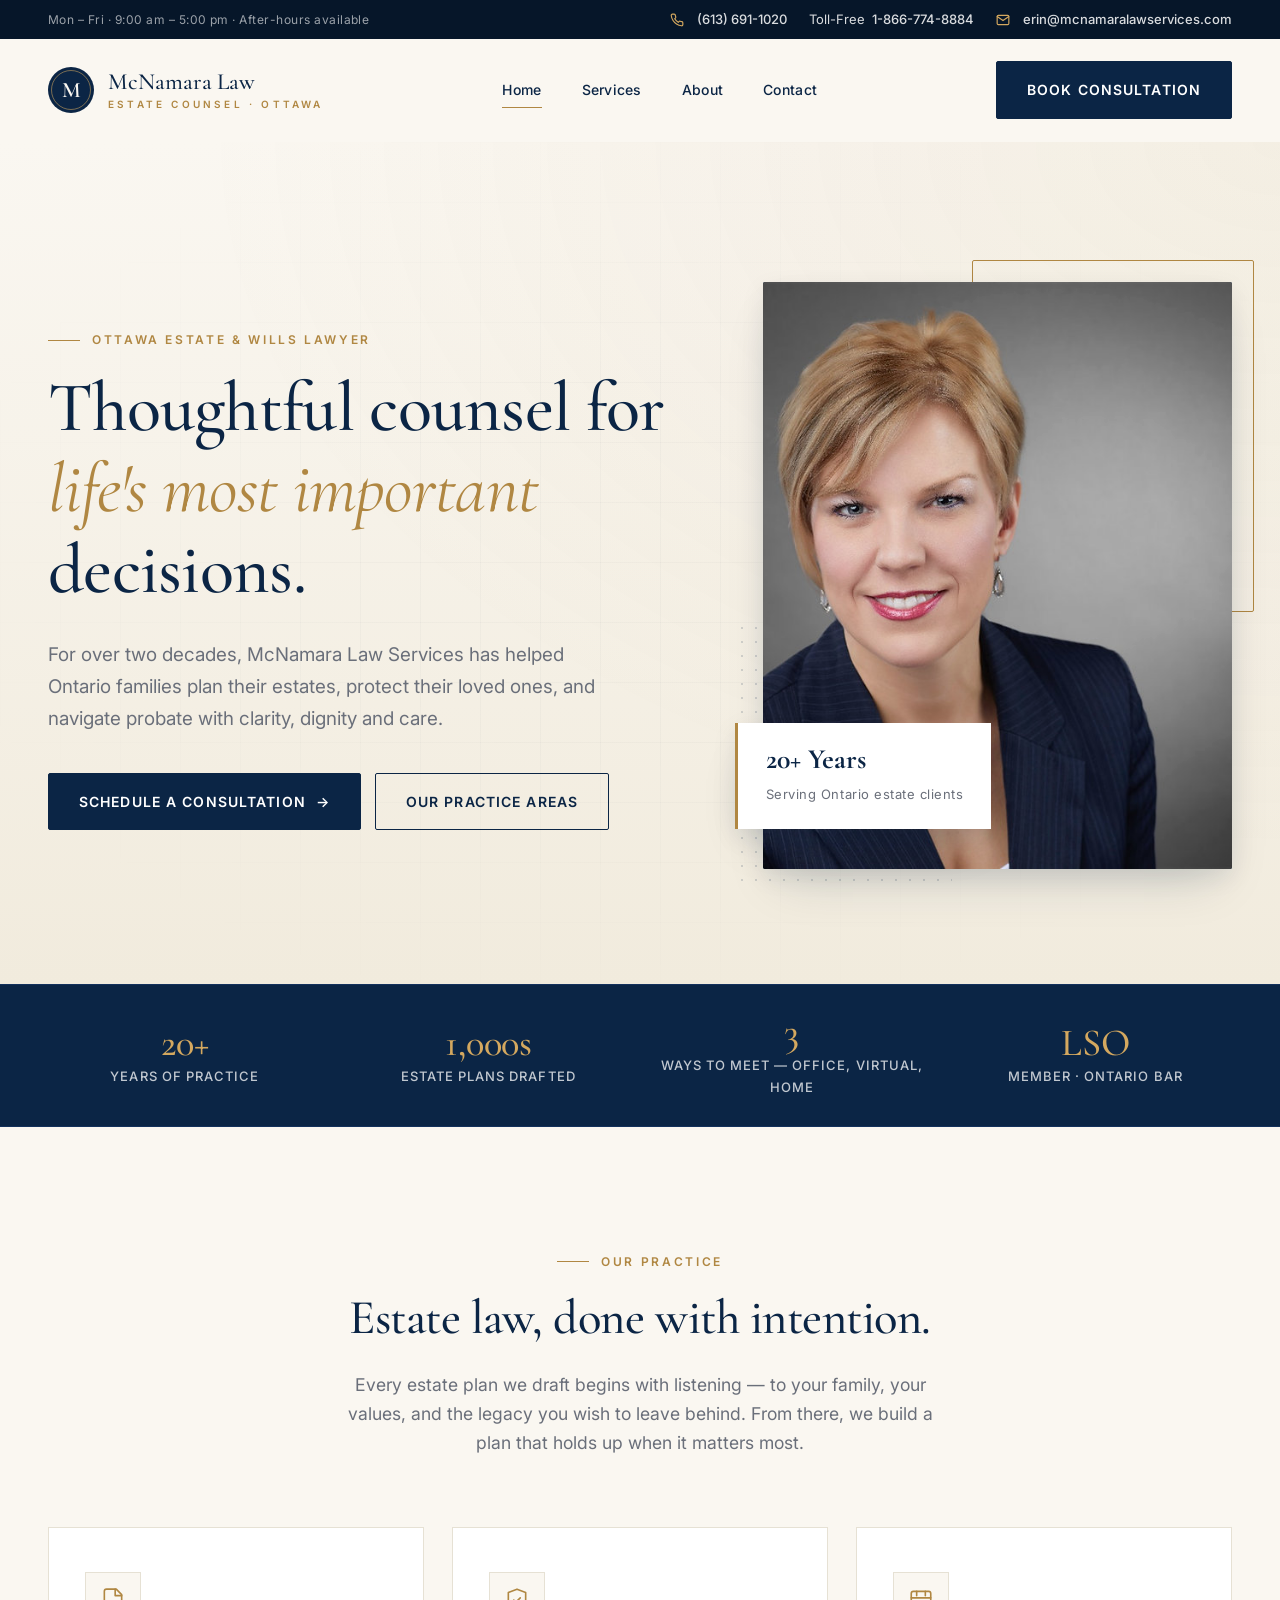
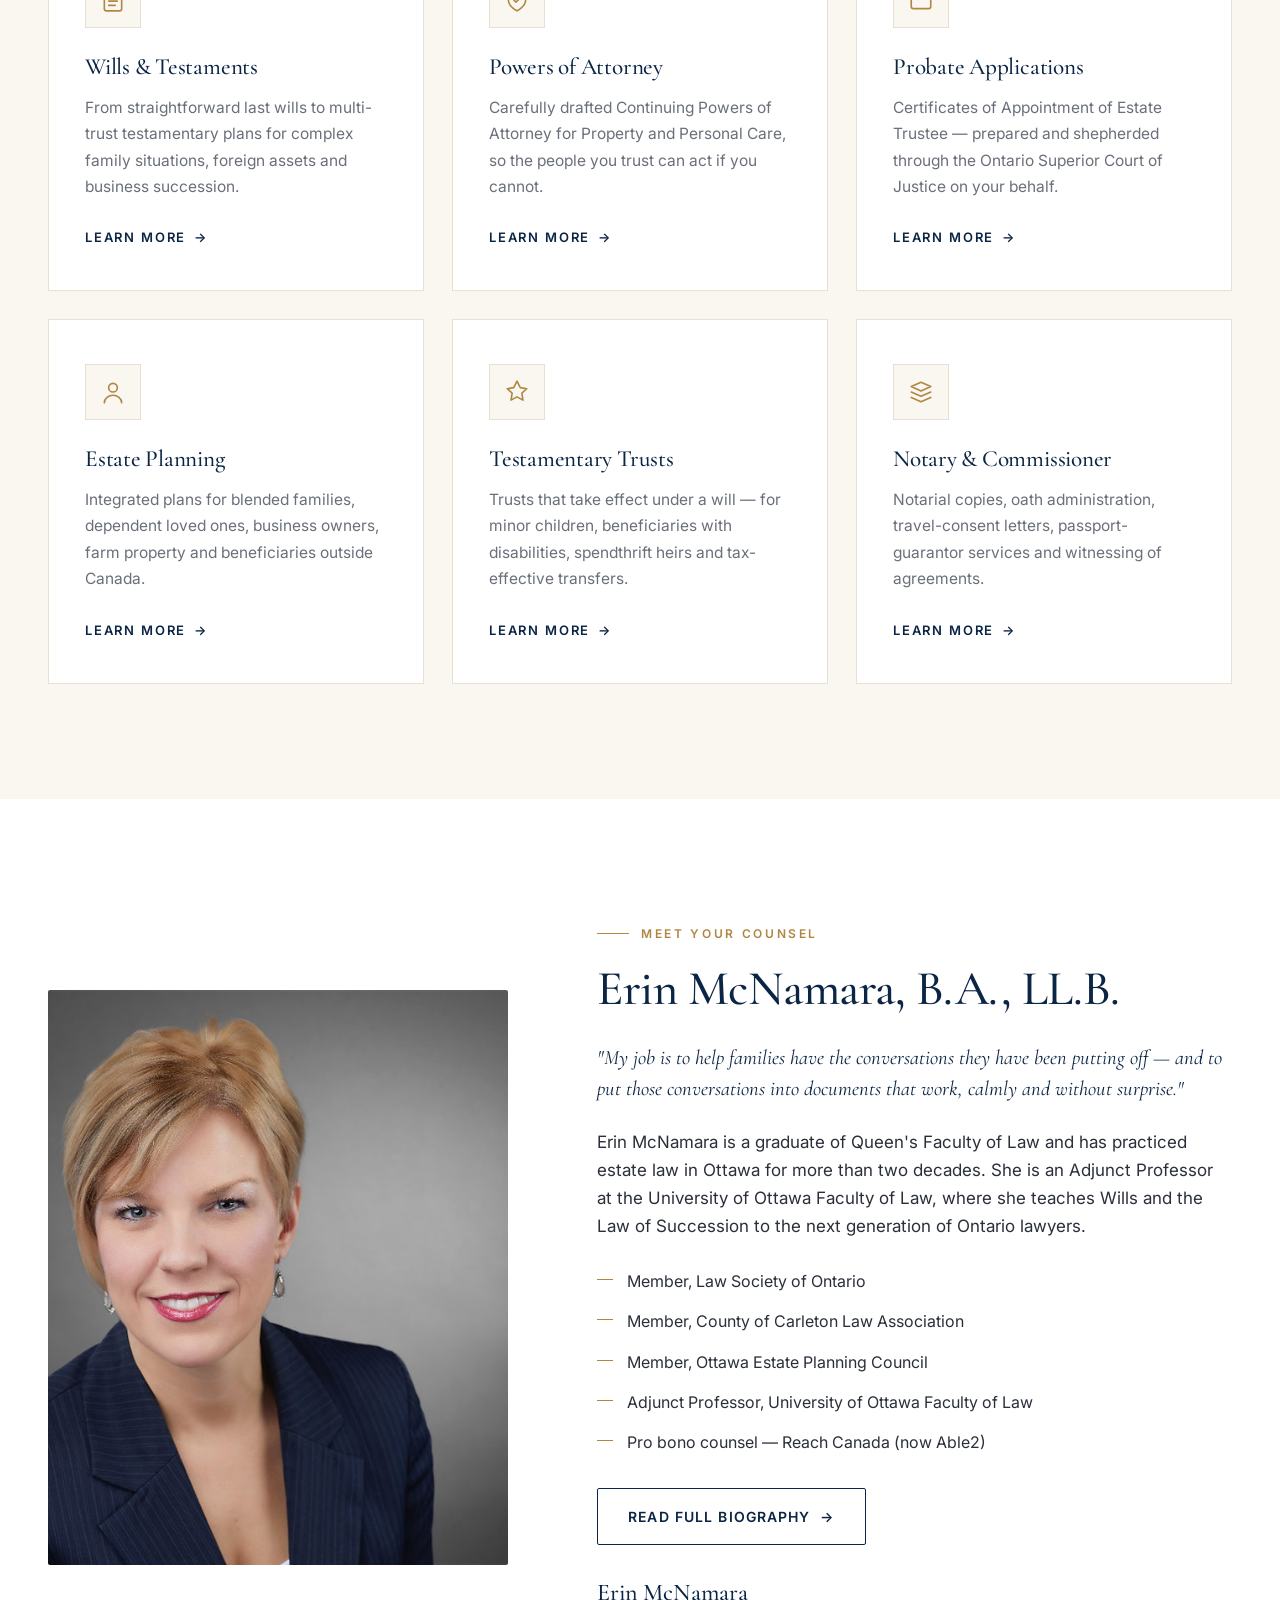
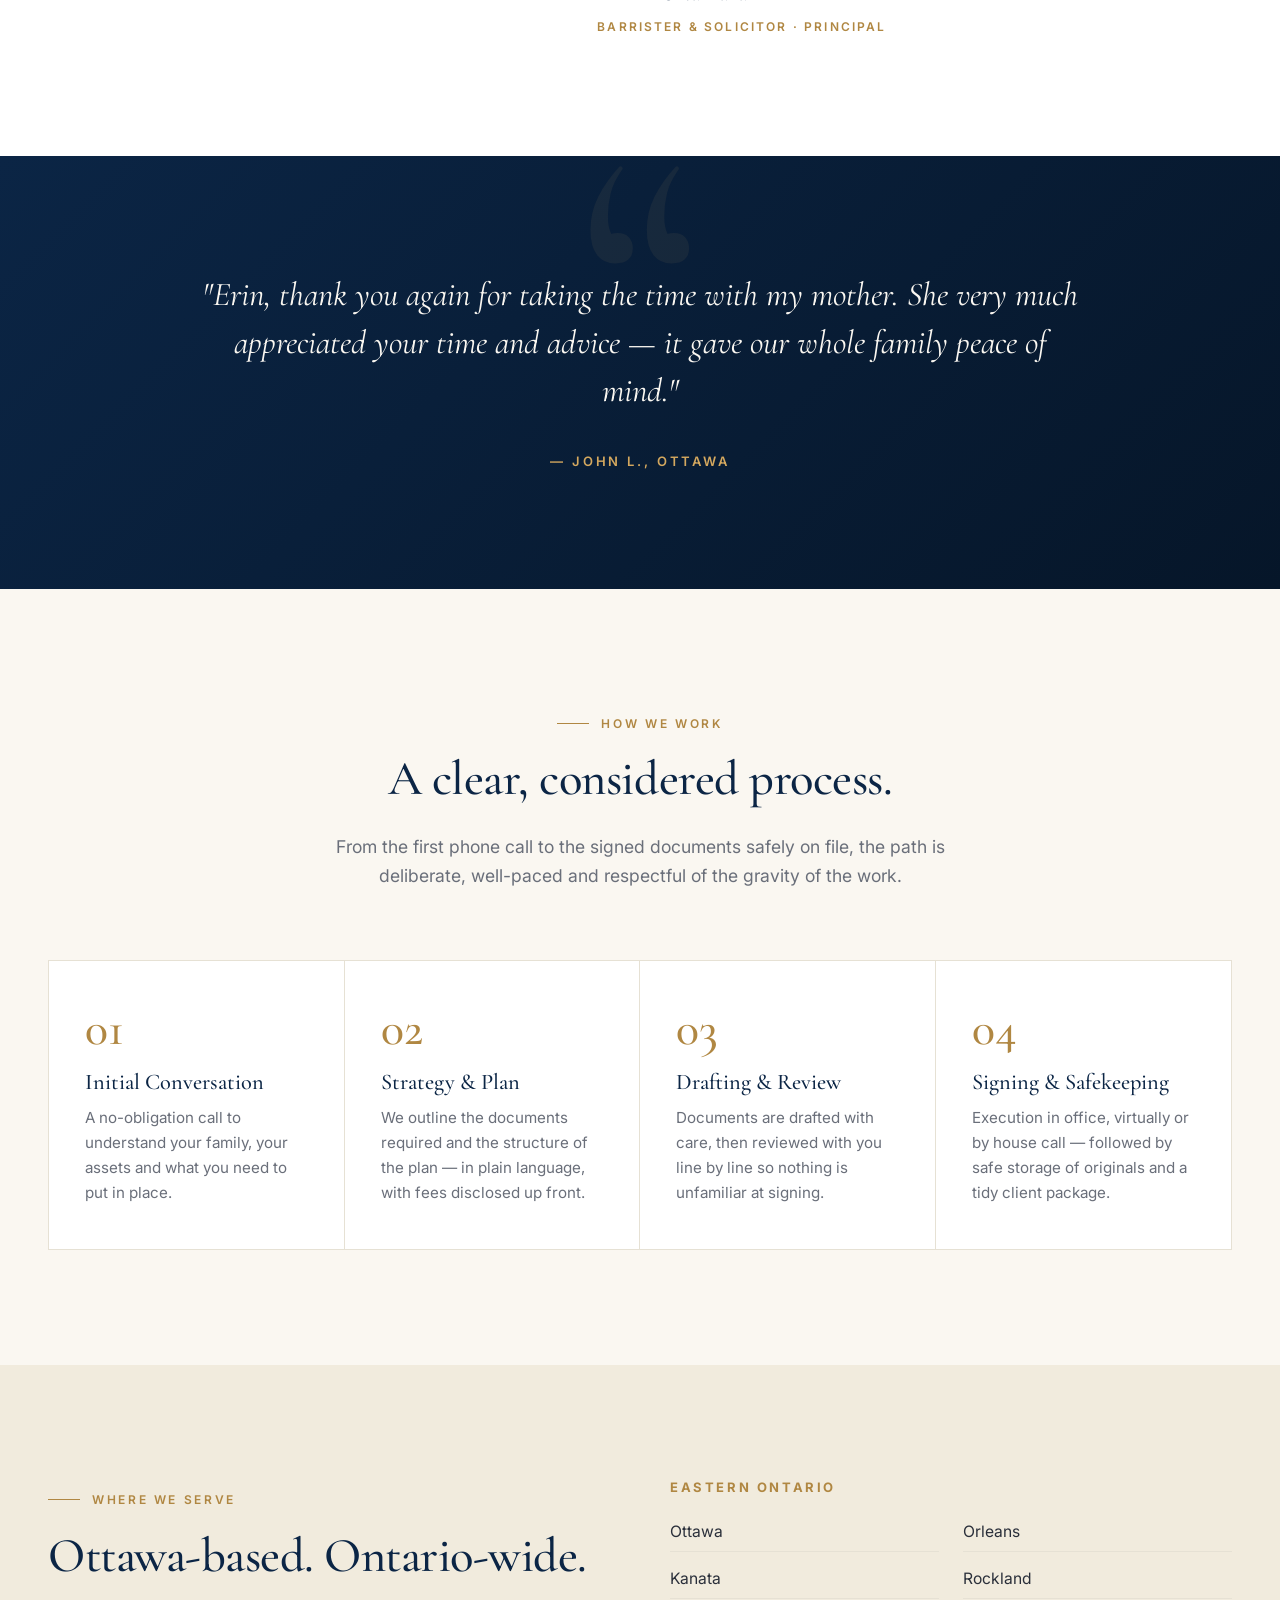
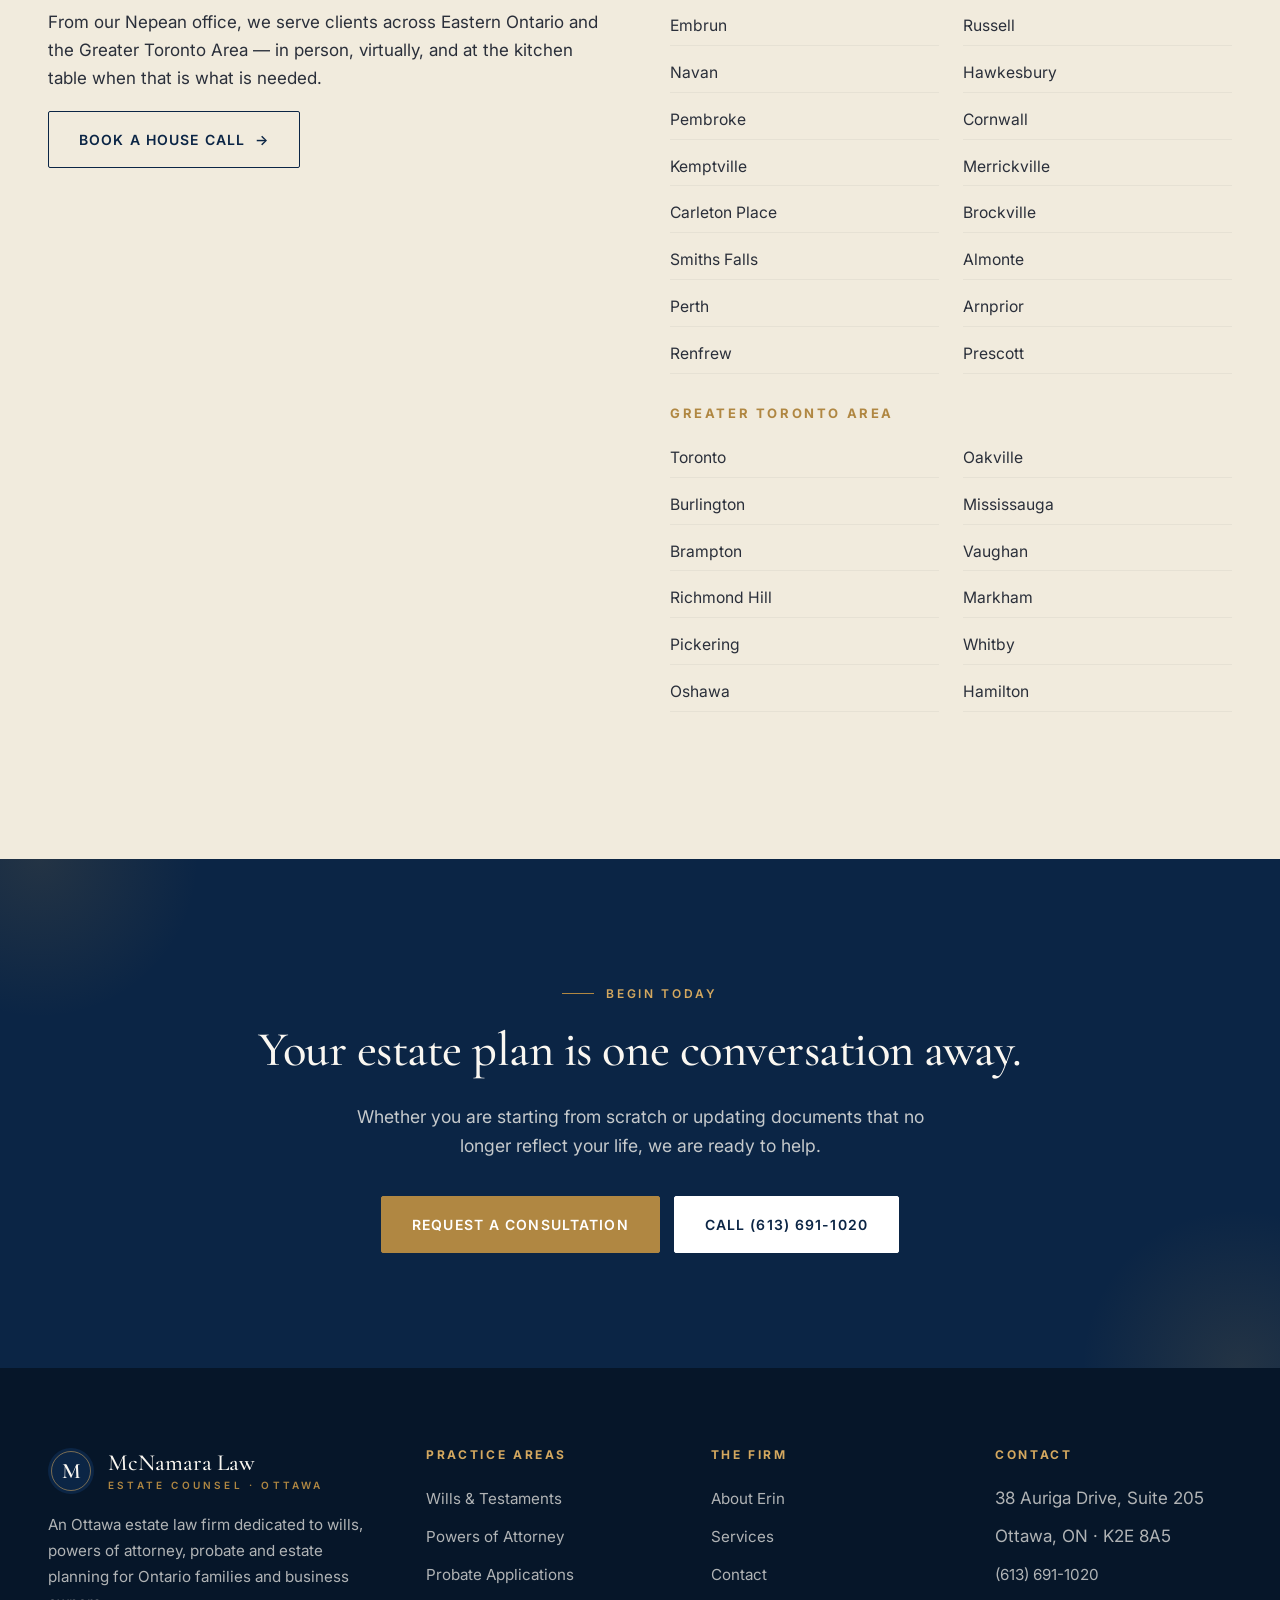
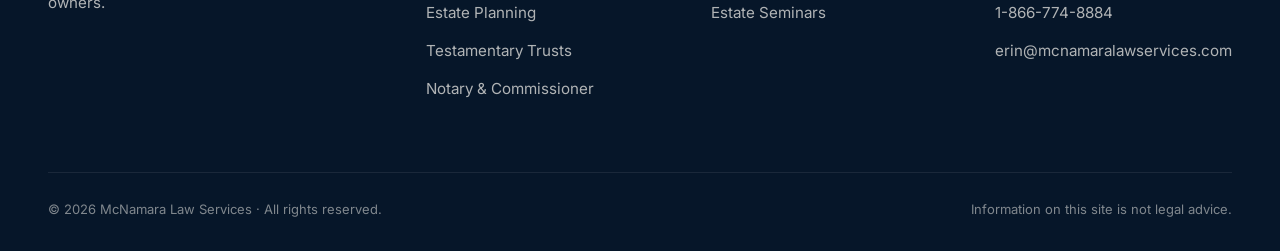
<file: index.html>
<!DOCTYPE html>
<html lang="en">
<head>
<meta charset="UTF-8">
<meta name="viewport" content="width=device-width, initial-scale=1.0">
<title>McNamara Law — Ottawa Estate Lawyers · Wills, Probate &amp; Estate Planning</title>
<meta name="description" content="McNamara Law Services is an Ottawa estate law firm led by Erin McNamara, B.A., LL.B. We prepare wills, powers of attorney, probate applications and complete estate plans for clients across Ontario.">
<meta name="theme-color" content="#0b2545">

<meta property="og:type" content="website">
<meta property="og:site_name" content="McNamara Law Services">
<meta property="og:title" content="McNamara Law — Ottawa Estate Lawyers">
<meta property="og:description" content="Thoughtful counsel for life's most important decisions. Wills, powers of attorney, probate and estate planning across Ontario.">
<meta property="og:image" content="images/erin-mcnamara.jpg">
<meta property="og:locale" content="en_CA">
<meta name="twitter:card" content="summary_large_image">
<meta name="twitter:title" content="McNamara Law — Ottawa Estate Lawyers">
<meta name="twitter:description" content="Wills, powers of attorney, probate and estate planning across Ontario.">
<meta name="twitter:image" content="images/erin-mcnamara.jpg">

<link rel="canonical" href="https://www.mcnamaralawservices.com/">
<link rel="icon" href="data:image/svg+xml,%3Csvg xmlns='http://www.w3.org/2000/svg' viewBox='0 0 100 100'%3E%3Crect width='100' height='100' rx='50' fill='%230b2545'/%3E%3Ctext x='50' y='66' text-anchor='middle' font-family='Georgia,serif' font-size='52' fill='%23faf7f1'%3EM%3C/text%3E%3C/svg%3E">

<link rel="preconnect" href="https://fonts.googleapis.com">
<link rel="preconnect" href="https://fonts.gstatic.com" crossorigin>
<link href="https://fonts.googleapis.com/css2?family=Cormorant+Garamond:ital,wght@0,400;0,500;0,600;1,400;1,500&family=Inter:wght@400;500;600;700&display=swap" rel="stylesheet">
<link rel="stylesheet" href="css/styles.css">

<script type="application/ld+json">
{
  "@context": "https://schema.org",
  "@type": "LegalService",
  "name": "McNamara Law Services",
  "image": "https://www.mcnamaralawservices.com/images/erin-mcnamara.jpg",
  "url": "https://www.mcnamaralawservices.com/",
  "telephone": "+1-613-691-1020",
  "email": "erin@mcnamaralawservices.com",
  "priceRange": "$$",
  "address": {
    "@type": "PostalAddress",
    "streetAddress": "38 Auriga Drive, Suite 205",
    "addressLocality": "Ottawa",
    "addressRegion": "ON",
    "postalCode": "K2E 8A5",
    "addressCountry": "CA"
  },
  "areaServed": ["Ottawa", "Ontario", "Eastern Ontario", "Greater Toronto Area"],
  "openingHoursSpecification": [{
    "@type": "OpeningHoursSpecification",
    "dayOfWeek": ["Monday","Tuesday","Wednesday","Thursday","Friday"],
    "opens": "09:00",
    "closes": "17:00"
  }],
  "employee": {
    "@type": "Person",
    "name": "Erin McNamara",
    "jobTitle": "Barrister & Solicitor",
    "alumniOf": "Queen's University Faculty of Law"
  }
}
</script>
</head>
<body>

<a href="#main" class="skip-link">Skip to main content</a>

<div class="topstrip">
  <div class="container topstrip__inner">
    <div class="topstrip__hours">Mon – Fri · 9:00 am – 5:00 pm · After-hours available</div>
    <div class="topstrip__contact">
      <span><svg class="topstrip__icon" viewBox="0 0 24 24" fill="none" stroke="currentColor" stroke-width="2" stroke-linecap="round" stroke-linejoin="round" aria-hidden="true"><path d="M22 16.92v3a2 2 0 0 1-2.18 2 19.79 19.79 0 0 1-8.63-3.07 19.5 19.5 0 0 1-6-6 19.79 19.79 0 0 1-3.07-8.67A2 2 0 0 1 4.11 2h3a2 2 0 0 1 2 1.72 12.84 12.84 0 0 0 .7 2.81 2 2 0 0 1-.45 2.11L8.09 9.91a16 16 0 0 0 6 6l1.27-1.27a2 2 0 0 1 2.11-.45 12.84 12.84 0 0 0 2.81.7A2 2 0 0 1 22 16.92z"/></svg><a href="tel:+16136911020">(613) 691-1020</a></span>
      <span>Toll-Free <a href="tel:+18667748884">1-866-774-8884</a></span>
      <span><svg class="topstrip__icon" viewBox="0 0 24 24" fill="none" stroke="currentColor" stroke-width="2" stroke-linecap="round" stroke-linejoin="round" aria-hidden="true"><path d="M4 4h16c1.1 0 2 .9 2 2v12c0 1.1-.9 2-2 2H4c-1.1 0-2-.9-2-2V6c0-1.1.9-2 2-2z"/><polyline points="22,6 12,13 2,6"/></svg><a href="mailto:erin@mcnamaralawservices.com">erin@mcnamaralawservices.com</a></span>
    </div>
  </div>
</div>

<header class="header">
  <div class="container">
    <nav class="nav" aria-label="Primary">
      <a href="index.html" class="brand" aria-label="McNamara Law — Home">
        <span class="brand__mark" aria-hidden="true">M</span>
        <span class="brand__text">
          <span class="brand__name">McNamara Law</span>
          <span class="brand__tag">Estate Counsel · Ottawa</span>
        </span>
      </a>
      <ul class="nav__menu" id="primary-nav">
        <li><a href="index.html" class="active" aria-current="page">Home</a></li>
        <li><a href="services.html">Services</a></li>
        <li><a href="about.html">About</a></li>
        <li><a href="contact.html">Contact</a></li>
      </ul>
      <div class="nav__cta">
        <a href="contact.html" class="btn btn--primary">Book Consultation</a>
        <button class="hamburger" type="button" aria-label="Toggle navigation menu" aria-expanded="false"><span></span><span></span><span></span></button>
      </div>
    </nav>
  </div>
</header>

<main id="main">

<section class="hero">
  <div class="container hero__inner">
    <div class="hero__content reveal">
      <span class="eyebrow">Ottawa Estate &amp; Wills Lawyer</span>
      <h1>Thoughtful counsel for <span class="accent">life&#39;s most important</span> decisions.</h1>
      <p class="hero__sub">For over two decades, McNamara Law Services has helped Ontario families plan their estates, protect their loved ones, and navigate probate with clarity, dignity and care.</p>
      <div class="hero__cta">
        <a href="contact.html" class="btn btn--primary">Schedule a Consultation <span class="arrow">→</span></a>
        <a href="services.html" class="btn btn--ghost">Our Practice Areas</a>
      </div>
    </div>
    <div class="hero__visual reveal">
      <div class="hero__visual__frame">
        <img src="images/erin-mcnamara.jpg" alt="Erin McNamara, Barrister &amp; Solicitor" width="682" height="686" loading="eager" fetchpriority="high">
      </div>
      <div class="hero__badge">
        <strong>20+ Years</strong>
        <span>Serving Ontario estate clients</span>
      </div>
    </div>
  </div>
</section>

<section class="trust">
  <div class="container trust__inner">
    <div class="trust__item"><strong>20+</strong>Years of practice</div>
    <div class="trust__item"><strong>1,000s</strong>Estate plans drafted</div>
    <div class="trust__item"><strong>3</strong>Ways to meet — office, virtual, home</div>
    <div class="trust__item"><strong>LSO</strong>Member · Ontario Bar</div>
  </div>
</section>

<section class="section">
  <div class="container">
    <div class="section-head reveal">
      <span class="eyebrow">Our Practice</span>
      <h2>Estate law, done with intention.</h2>
      <p>Every estate plan we draft begins with listening — to your family, your values, and the legacy you wish to leave behind. From there, we build a plan that holds up when it matters most.</p>
    </div>

    <div class="services">
      <article class="service-card reveal">
        <div class="service-card__icon" aria-hidden="true">
          <svg width="26" height="26" viewBox="0 0 24 24" fill="none" stroke="currentColor" stroke-width="1.5" stroke-linecap="round" stroke-linejoin="round"><path d="M6 2h9l5 5v13a2 2 0 0 1-2 2H6a2 2 0 0 1-2-2V4a2 2 0 0 1 2-2z"/><path d="M14 2v6h6"/><path d="M8 13h8M8 17h6"/></svg>
        </div>
        <h3>Wills &amp; Testaments</h3>
        <p>From straightforward last wills to multi-trust testamentary plans for complex family situations, foreign assets and business succession.</p>
        <a href="services.html#wills" class="service-card__link">Learn more</a>
      </article>

      <article class="service-card reveal">
        <div class="service-card__icon" aria-hidden="true">
          <svg width="26" height="26" viewBox="0 0 24 24" fill="none" stroke="currentColor" stroke-width="1.5" stroke-linecap="round" stroke-linejoin="round"><path d="M12 22s8-4 8-10V5l-8-3-8 3v7c0 6 8 10 8 10z"/><path d="M9 12l2 2 4-4"/></svg>
        </div>
        <h3>Powers of Attorney</h3>
        <p>Carefully drafted Continuing Powers of Attorney for Property and Personal Care, so the people you trust can act if you cannot.</p>
        <a href="services.html#poa" class="service-card__link">Learn more</a>
      </article>

      <article class="service-card reveal">
        <div class="service-card__icon" aria-hidden="true">
          <svg width="26" height="26" viewBox="0 0 24 24" fill="none" stroke="currentColor" stroke-width="1.5" stroke-linecap="round" stroke-linejoin="round"><rect x="3" y="4" width="18" height="16" rx="2"/><path d="M3 10h18M8 4v4M16 4v4"/></svg>
        </div>
        <h3>Probate Applications</h3>
        <p>Certificates of Appointment of Estate Trustee — prepared and shepherded through the Ontario Superior Court of Justice on your behalf.</p>
        <a href="services.html#probate" class="service-card__link">Learn more</a>
      </article>

      <article class="service-card reveal">
        <div class="service-card__icon" aria-hidden="true">
          <svg width="26" height="26" viewBox="0 0 24 24" fill="none" stroke="currentColor" stroke-width="1.5" stroke-linecap="round" stroke-linejoin="round"><circle cx="12" cy="8" r="4"/><path d="M4 22c0-4 4-7 8-7s8 3 8 7"/></svg>
        </div>
        <h3>Estate Planning</h3>
        <p>Integrated plans for blended families, dependent loved ones, business owners, farm property and beneficiaries outside Canada.</p>
        <a href="services.html#planning" class="service-card__link">Learn more</a>
      </article>

      <article class="service-card reveal">
        <div class="service-card__icon" aria-hidden="true">
          <svg width="26" height="26" viewBox="0 0 24 24" fill="none" stroke="currentColor" stroke-width="1.5" stroke-linecap="round" stroke-linejoin="round"><path d="M12 2l3 6 6 1-4.5 4 1 6.5L12 16.5 6.5 19.5l1-6.5L3 9l6-1z"/></svg>
        </div>
        <h3>Testamentary Trusts</h3>
        <p>Trusts that take effect under a will — for minor children, beneficiaries with disabilities, spendthrift heirs and tax-effective transfers.</p>
        <a href="services.html#trusts" class="service-card__link">Learn more</a>
      </article>

      <article class="service-card reveal">
        <div class="service-card__icon" aria-hidden="true">
          <svg width="26" height="26" viewBox="0 0 24 24" fill="none" stroke="currentColor" stroke-width="1.5" stroke-linecap="round" stroke-linejoin="round"><path d="M3 7l9-4 9 4-9 4-9-4z"/><path d="M3 12l9 4 9-4M3 17l9 4 9-4"/></svg>
        </div>
        <h3>Notary &amp; Commissioner</h3>
        <p>Notarial copies, oath administration, travel-consent letters, passport-guarantor services and witnessing of agreements.</p>
        <a href="services.html#notary" class="service-card__link">Learn more</a>
      </article>
    </div>
  </div>
</section>

<section class="section about">
  <div class="container about__inner">
    <div class="about__visual reveal">
      <img src="images/erin-mcnamara.jpg" alt="Erin McNamara, Barrister &amp; Solicitor — McNamara Law Services" width="682" height="686" loading="lazy">
    </div>
    <div class="about__content reveal">
      <span class="eyebrow">Meet Your Counsel</span>
      <h2>Erin McNamara, B.A., LL.B.</h2>
      <p class="lede">"My job is to help families have the conversations they have been putting off — and to put those conversations into documents that work, calmly and without surprise."</p>
      <p>Erin McNamara is a graduate of Queen&#39;s Faculty of Law and has practiced estate law in Ottawa for more than two decades. She is an Adjunct Professor at the University of Ottawa Faculty of Law, where she teaches Wills and the Law of Succession to the next generation of Ontario lawyers.</p>
      <ul class="credentials">
        <li>Member, Law Society of Ontario</li>
        <li>Member, County of Carleton Law Association</li>
        <li>Member, Ottawa Estate Planning Council</li>
        <li>Adjunct Professor, University of Ottawa Faculty of Law</li>
        <li>Pro bono counsel — Reach Canada (now Able2)</li>
      </ul>
      <a href="about.html" class="btn btn--ghost">Read full biography <span class="arrow">→</span></a>
      <div class="about__sig">
        <strong>Erin McNamara</strong>
        <span>Barrister &amp; Solicitor · Principal</span>
      </div>
    </div>
  </div>
</section>

<section class="quote-section section">
  <div class="container">
    <div class="quote reveal">
      <blockquote>"Erin, thank you again for taking the time with my mother. She very much appreciated your time and advice — it gave our whole family peace of mind."</blockquote>
      <cite>— John L., Ottawa</cite>
    </div>
  </div>
</section>

<section class="section">
  <div class="container">
    <div class="section-head reveal">
      <span class="eyebrow">How We Work</span>
      <h2>A clear, considered process.</h2>
      <p>From the first phone call to the signed documents safely on file, the path is deliberate, well-paced and respectful of the gravity of the work.</p>
    </div>

    <div class="process reveal">
      <div class="process__step">
        <strong>01</strong>
        <h4>Initial Conversation</h4>
        <p>A no-obligation call to understand your family, your assets and what you need to put in place.</p>
      </div>
      <div class="process__step">
        <strong>02</strong>
        <h4>Strategy &amp; Plan</h4>
        <p>We outline the documents required and the structure of the plan — in plain language, with fees disclosed up front.</p>
      </div>
      <div class="process__step">
        <strong>03</strong>
        <h4>Drafting &amp; Review</h4>
        <p>Documents are drafted with care, then reviewed with you line by line so nothing is unfamiliar at signing.</p>
      </div>
      <div class="process__step">
        <strong>04</strong>
        <h4>Signing &amp; Safekeeping</h4>
        <p>Execution in office, virtually or by house call — followed by safe storage of originals and a tidy client package.</p>
      </div>
    </div>
  </div>
</section>

<section class="section areas">
  <div class="container">
    <div class="areas__grid">
      <div class="reveal">
        <span class="eyebrow">Where We Serve</span>
        <h2>Ottawa-based. Ontario-wide.</h2>
        <p>From our Nepean office, we serve clients across Eastern Ontario and the Greater Toronto Area — in person, virtually, and at the kitchen table when that is what is needed.</p>
        <a href="contact.html" class="btn btn--ghost">Book a House Call <span class="arrow">→</span></a>
      </div>
      <div class="areas__list reveal">
        <h4>Eastern Ontario</h4>
        <ul>
          <li>Ottawa</li><li>Orleans</li>
          <li>Kanata</li><li>Rockland</li>
          <li>Embrun</li><li>Russell</li>
          <li>Navan</li><li>Hawkesbury</li>
          <li>Pembroke</li><li>Cornwall</li>
          <li>Kemptville</li><li>Merrickville</li>
          <li>Carleton Place</li><li>Brockville</li>
          <li>Smiths Falls</li><li>Almonte</li>
          <li>Perth</li><li>Arnprior</li>
          <li>Renfrew</li><li>Prescott</li>
        </ul>
        <h4>Greater Toronto Area</h4>
        <ul>
          <li>Toronto</li><li>Oakville</li>
          <li>Burlington</li><li>Mississauga</li>
          <li>Brampton</li><li>Vaughan</li>
          <li>Richmond Hill</li><li>Markham</li>
          <li>Pickering</li><li>Whitby</li>
          <li>Oshawa</li><li>Hamilton</li>
        </ul>
      </div>
    </div>
  </div>
</section>

<section class="section cta">
  <div class="container">
    <div class="reveal">
      <span class="eyebrow" style="color: var(--color-gold-light);">Begin Today</span>
      <h2>Your estate plan is one conversation away.</h2>
      <p>Whether you are starting from scratch or updating documents that no longer reflect your life, we are ready to help.</p>
      <div class="cta__buttons">
        <a href="contact.html" class="btn btn--gold">Request a Consultation</a>
        <a href="tel:+16136911020" class="btn btn--light">Call (613) 691-1020</a>
      </div>
    </div>
  </div>
</section>

</main>

<footer class="footer">
  <div class="container">
    <div class="footer__grid">
      <div class="footer__brand">
        <a href="index.html" class="brand" aria-label="McNamara Law — Home">
          <span class="brand__mark" aria-hidden="true">M</span>
          <span class="brand__text">
            <span class="brand__name">McNamara Law</span>
            <span class="brand__tag">Estate Counsel · Ottawa</span>
          </span>
        </a>
        <p>An Ottawa estate law firm dedicated to wills, powers of attorney, probate and estate planning for Ontario families and business owners.</p>
      </div>
      <div>
        <h5>Practice Areas</h5>
        <ul>
          <li><a href="services.html#wills">Wills &amp; Testaments</a></li>
          <li><a href="services.html#poa">Powers of Attorney</a></li>
          <li><a href="services.html#probate">Probate Applications</a></li>
          <li><a href="services.html#planning">Estate Planning</a></li>
          <li><a href="services.html#trusts">Testamentary Trusts</a></li>
          <li><a href="services.html#notary">Notary &amp; Commissioner</a></li>
        </ul>
      </div>
      <div>
        <h5>The Firm</h5>
        <ul>
          <li><a href="about.html">About Erin</a></li>
          <li><a href="services.html">Services</a></li>
          <li><a href="contact.html">Contact</a></li>
          <li><a href="services.html#seminars">Estate Seminars</a></li>
        </ul>
      </div>
      <div>
        <h5>Contact</h5>
        <ul>
          <li>38 Auriga Drive, Suite 205</li>
          <li>Ottawa, ON · K2E 8A5</li>
          <li><a href="tel:+16136911020">(613) 691-1020</a></li>
          <li><a href="tel:+18667748884">1-866-774-8884</a></li>
          <li><a href="mailto:erin@mcnamaralawservices.com">erin@mcnamaralawservices.com</a></li>
        </ul>
      </div>
    </div>
    <div class="footer__bottom">
      <p>© <span data-year>2026</span> McNamara Law Services · All rights reserved.</p>
      <div class="footer__legal">
        <span>Information on this site is not legal advice.</span>
      </div>
    </div>
  </div>
</footer>

<script src="js/main.js"></script>
</body>
</html>
</file>
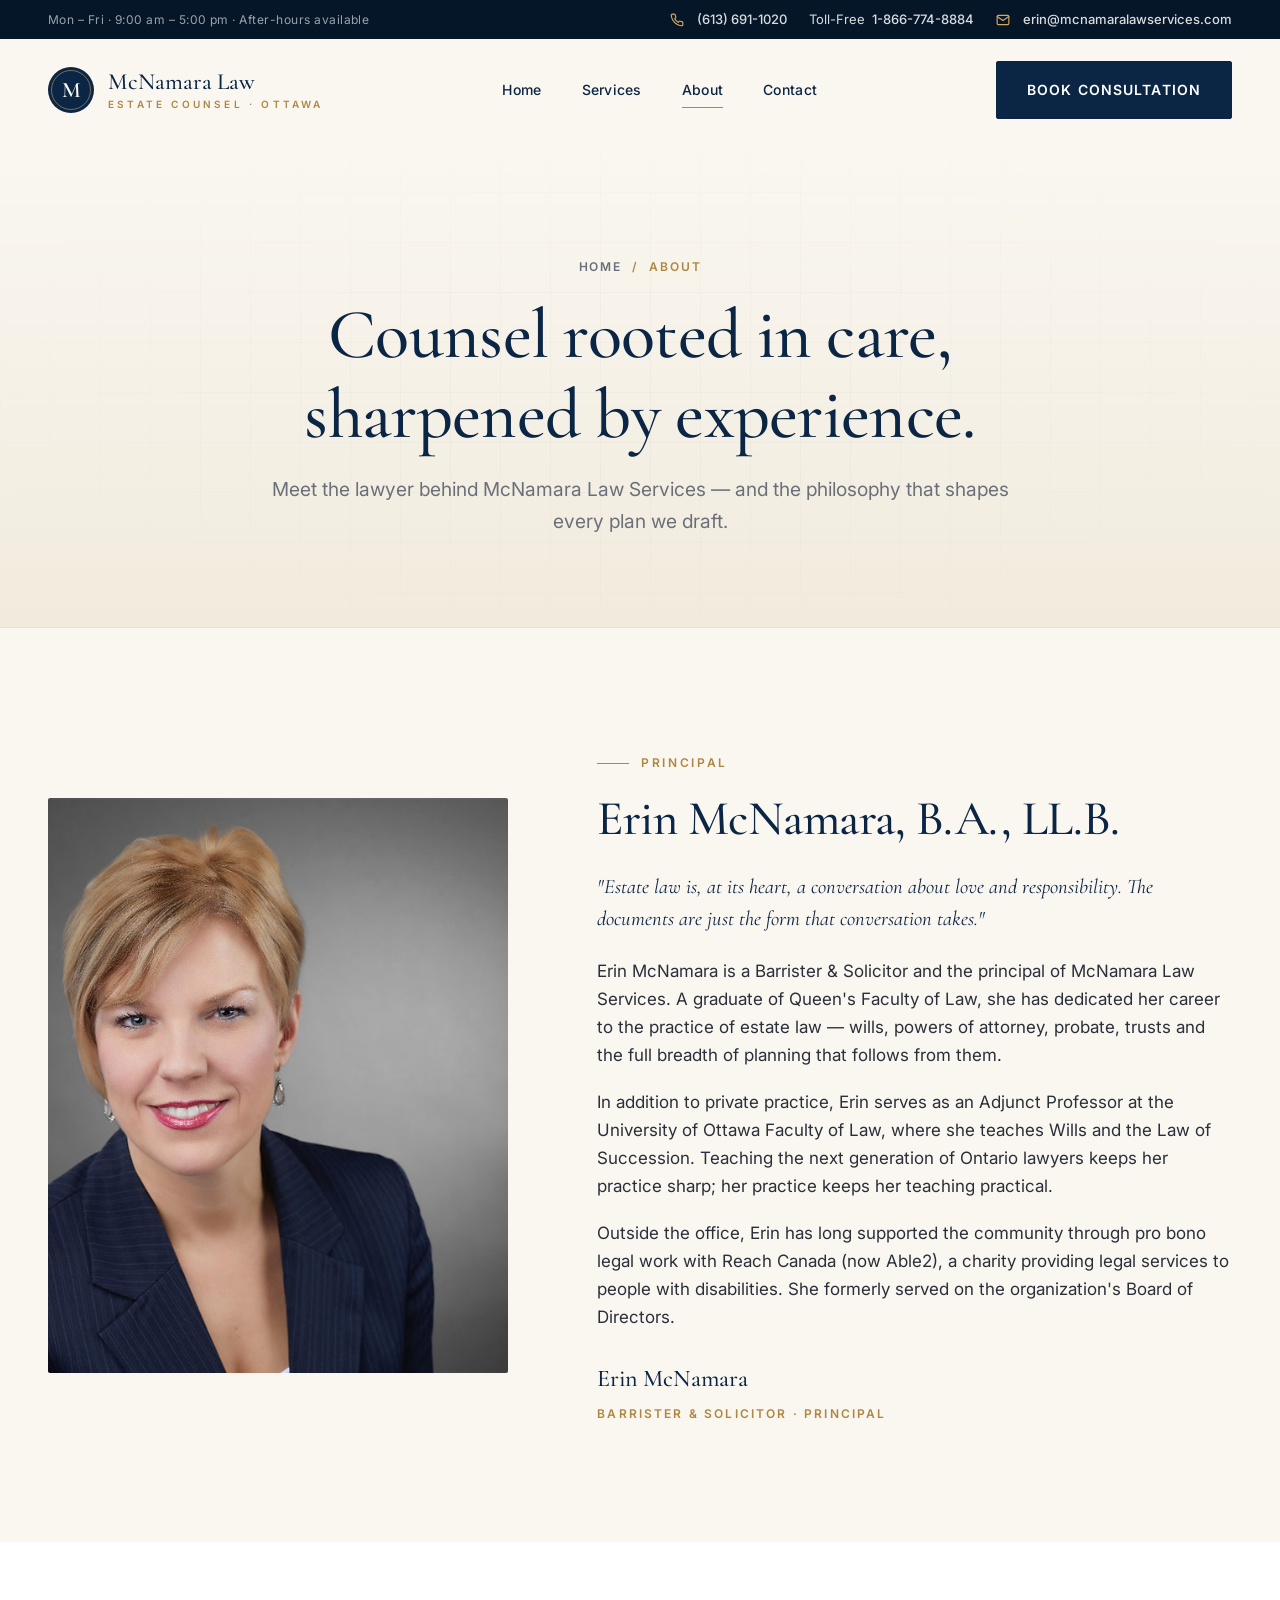
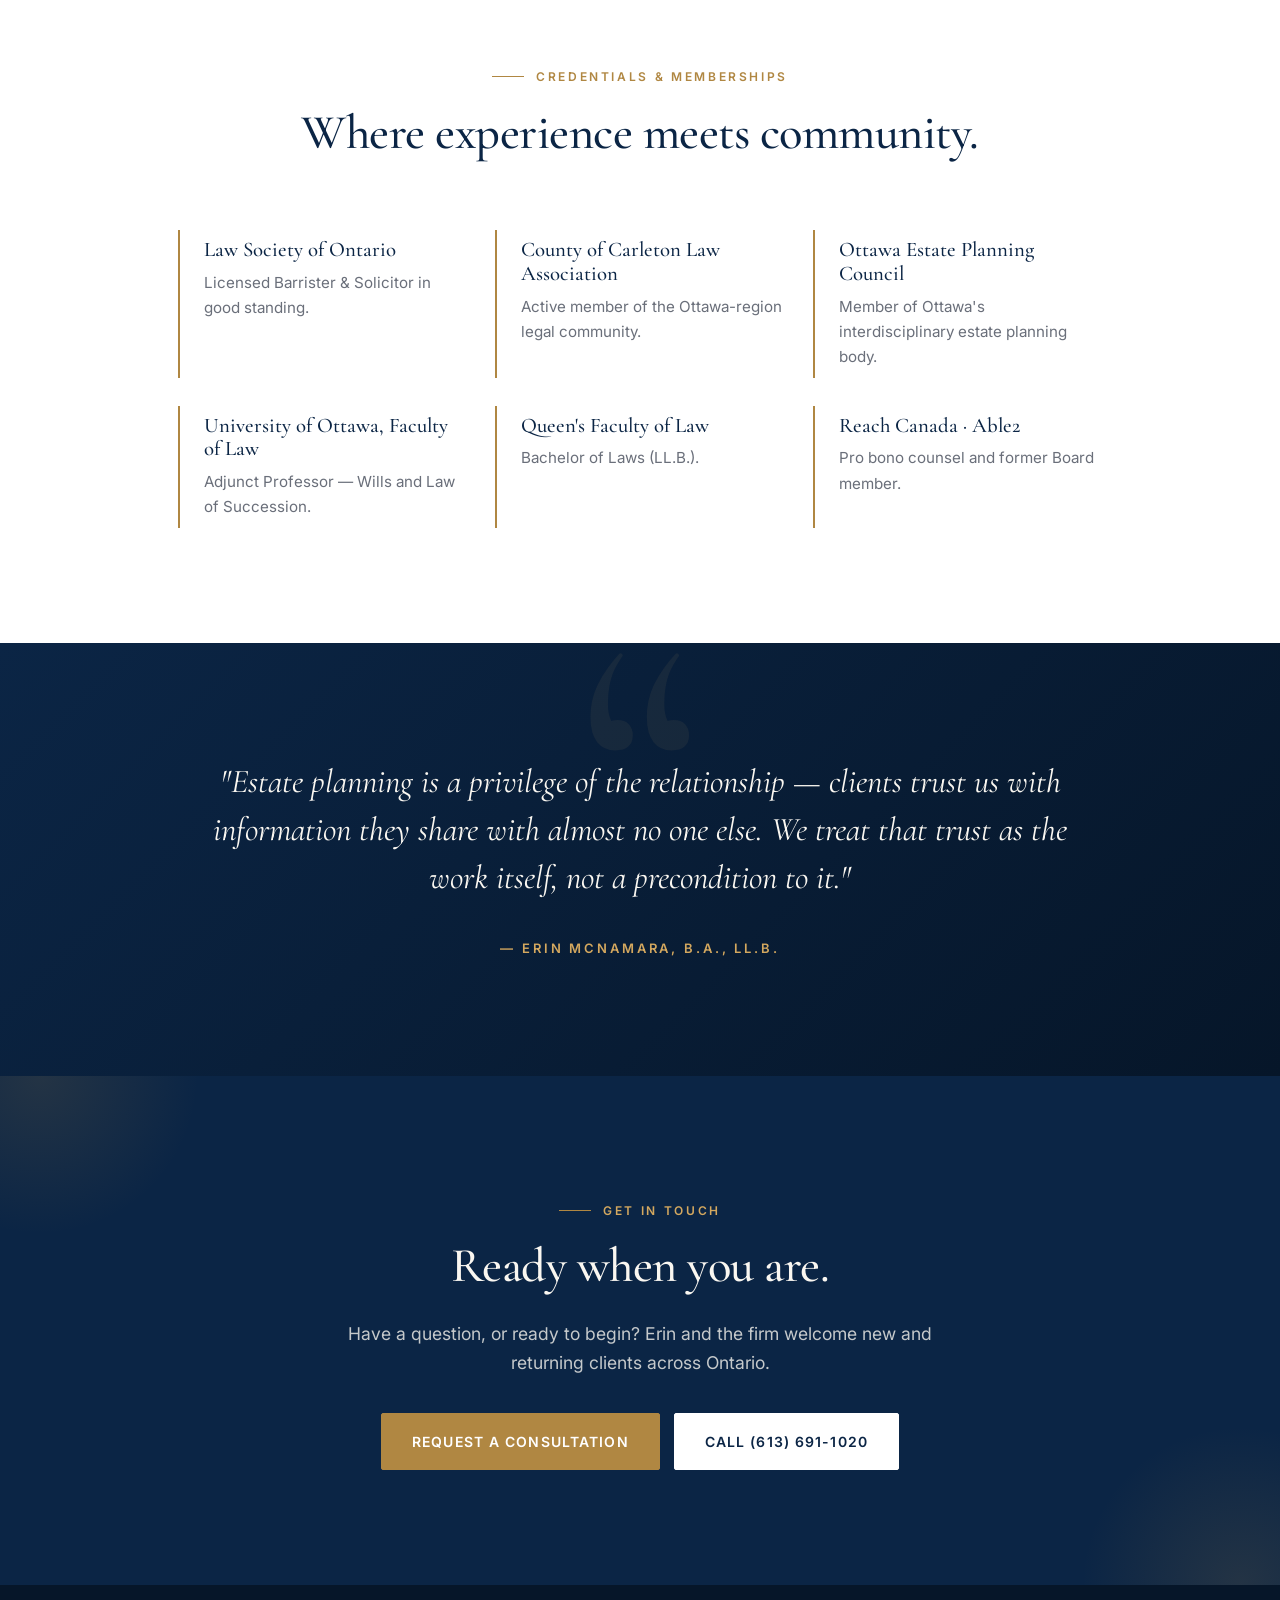
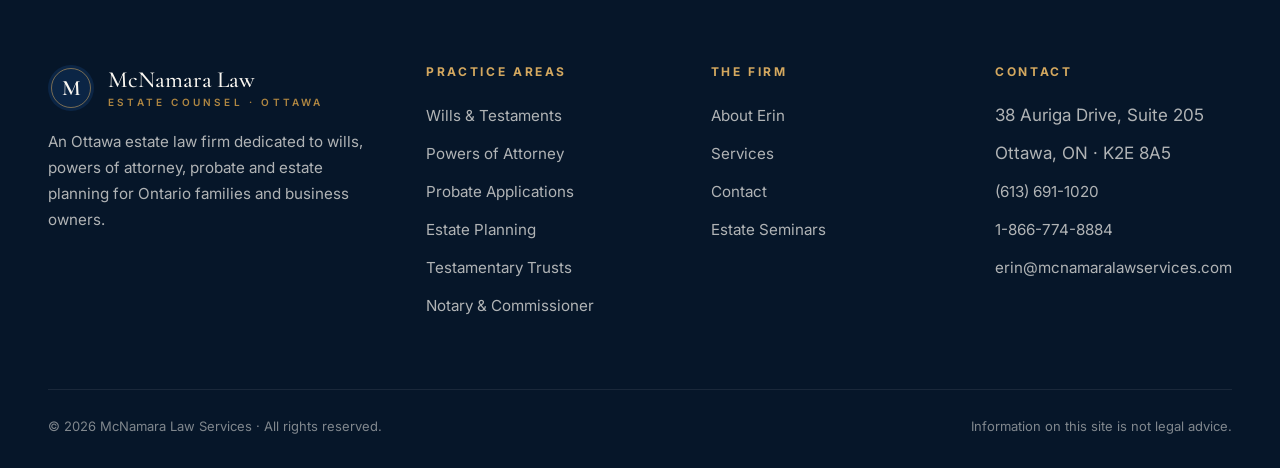
<file: about.html>
<!DOCTYPE html>
<html lang="en">
<head>
<meta charset="UTF-8">
<meta name="viewport" content="width=device-width, initial-scale=1.0">
<title>About Erin McNamara — Ottawa Estate Lawyer · McNamara Law</title>
<meta name="description" content="Erin McNamara, B.A., LL.B. is an Ottawa estate lawyer and Adjunct Professor at the University of Ottawa Faculty of Law. Over two decades of estate planning, wills and probate practice in Ontario.">
<meta name="theme-color" content="#0b2545">

<meta property="og:type" content="profile">
<meta property="og:site_name" content="McNamara Law Services">
<meta property="og:title" content="About Erin McNamara — Ottawa Estate Lawyer">
<meta property="og:description" content="Barrister & Solicitor and Adjunct Professor (uOttawa). Two decades of estate, wills and probate practice in Ontario.">
<meta property="og:image" content="images/erin-mcnamara.jpg">
<meta property="og:locale" content="en_CA">
<meta name="twitter:card" content="summary_large_image">
<meta name="twitter:image" content="images/erin-mcnamara.jpg">

<link rel="canonical" href="https://www.mcnamaralawservices.com/about">
<link rel="icon" href="data:image/svg+xml,%3Csvg xmlns='http://www.w3.org/2000/svg' viewBox='0 0 100 100'%3E%3Crect width='100' height='100' rx='50' fill='%230b2545'/%3E%3Ctext x='50' y='66' text-anchor='middle' font-family='Georgia,serif' font-size='52' fill='%23faf7f1'%3EM%3C/text%3E%3C/svg%3E">

<link rel="preconnect" href="https://fonts.googleapis.com">
<link rel="preconnect" href="https://fonts.gstatic.com" crossorigin>
<link href="https://fonts.googleapis.com/css2?family=Cormorant+Garamond:ital,wght@0,400;0,500;0,600;1,400;1,500&family=Inter:wght@400;500;600;700&display=swap" rel="stylesheet">
<link rel="stylesheet" href="css/styles.css">

<script type="application/ld+json">
{
  "@context": "https://schema.org",
  "@type": "Person",
  "name": "Erin McNamara",
  "jobTitle": "Barrister & Solicitor",
  "worksFor": { "@type": "LegalService", "name": "McNamara Law Services" },
  "alumniOf": { "@type": "CollegeOrUniversity", "name": "Queen's University Faculty of Law" },
  "image": "https://www.mcnamaralawservices.com/images/erin-mcnamara.jpg"
}
</script>
</head>
<body>

<a href="#main" class="skip-link">Skip to main content</a>

<div class="topstrip">
  <div class="container topstrip__inner">
    <div class="topstrip__hours">Mon – Fri · 9:00 am – 5:00 pm · After-hours available</div>
    <div class="topstrip__contact">
      <span><svg class="topstrip__icon" viewBox="0 0 24 24" fill="none" stroke="currentColor" stroke-width="2" stroke-linecap="round" stroke-linejoin="round" aria-hidden="true"><path d="M22 16.92v3a2 2 0 0 1-2.18 2 19.79 19.79 0 0 1-8.63-3.07 19.5 19.5 0 0 1-6-6 19.79 19.79 0 0 1-3.07-8.67A2 2 0 0 1 4.11 2h3a2 2 0 0 1 2 1.72 12.84 12.84 0 0 0 .7 2.81 2 2 0 0 1-.45 2.11L8.09 9.91a16 16 0 0 0 6 6l1.27-1.27a2 2 0 0 1 2.11-.45 12.84 12.84 0 0 0 2.81.7A2 2 0 0 1 22 16.92z"/></svg><a href="tel:+16136911020">(613) 691-1020</a></span>
      <span>Toll-Free <a href="tel:+18667748884">1-866-774-8884</a></span>
      <span><svg class="topstrip__icon" viewBox="0 0 24 24" fill="none" stroke="currentColor" stroke-width="2" stroke-linecap="round" stroke-linejoin="round" aria-hidden="true"><path d="M4 4h16c1.1 0 2 .9 2 2v12c0 1.1-.9 2-2 2H4c-1.1 0-2-.9-2-2V6c0-1.1.9-2 2-2z"/><polyline points="22,6 12,13 2,6"/></svg><a href="mailto:erin@mcnamaralawservices.com">erin@mcnamaralawservices.com</a></span>
    </div>
  </div>
</div>

<header class="header">
  <div class="container">
    <nav class="nav" aria-label="Primary">
      <a href="index.html" class="brand" aria-label="McNamara Law — Home">
        <span class="brand__mark" aria-hidden="true">M</span>
        <span class="brand__text">
          <span class="brand__name">McNamara Law</span>
          <span class="brand__tag">Estate Counsel · Ottawa</span>
        </span>
      </a>
      <ul class="nav__menu" id="primary-nav">
        <li><a href="index.html">Home</a></li>
        <li><a href="services.html">Services</a></li>
        <li><a href="about.html" class="active" aria-current="page">About</a></li>
        <li><a href="contact.html">Contact</a></li>
      </ul>
      <div class="nav__cta">
        <a href="contact.html" class="btn btn--primary">Book Consultation</a>
        <button class="hamburger" type="button" aria-label="Toggle navigation menu" aria-expanded="false"><span></span><span></span><span></span></button>
      </div>
    </nav>
  </div>
</header>

<main id="main">

<section class="page-header">
  <div class="container page-header__inner">
    <div class="breadcrumbs"><a href="index.html">Home</a> &nbsp;/&nbsp; <span>About</span></div>
    <h1>Counsel rooted in care, sharpened by experience.</h1>
    <p>Meet the lawyer behind McNamara Law Services — and the philosophy that shapes every plan we draft.</p>
  </div>
</section>

<section class="section about" style="background: var(--color-cream);">
  <div class="container about__inner">
    <div class="about__visual reveal">
      <img src="images/erin-mcnamara.jpg" alt="Erin McNamara, Barrister &amp; Solicitor" width="682" height="686" loading="eager">
    </div>
    <div class="about__content reveal">
      <span class="eyebrow">Principal</span>
      <h2>Erin McNamara, B.A., LL.B.</h2>
      <p class="lede">"Estate law is, at its heart, a conversation about love and responsibility. The documents are just the form that conversation takes."</p>
      <p>Erin McNamara is a Barrister &amp; Solicitor and the principal of McNamara Law Services. A graduate of Queen&#39;s Faculty of Law, she has dedicated her career to the practice of estate law — wills, powers of attorney, probate, trusts and the full breadth of planning that follows from them.</p>
      <p>In addition to private practice, Erin serves as an Adjunct Professor at the University of Ottawa Faculty of Law, where she teaches Wills and the Law of Succession. Teaching the next generation of Ontario lawyers keeps her practice sharp; her practice keeps her teaching practical.</p>
      <p>Outside the office, Erin has long supported the community through pro bono legal work with Reach Canada (now Able2), a charity providing legal services to people with disabilities. She formerly served on the organization&#39;s Board of Directors.</p>
      <div class="about__sig">
        <strong>Erin McNamara</strong>
        <span>Barrister &amp; Solicitor · Principal</span>
      </div>
    </div>
  </div>
</section>

<section class="section" style="background: var(--color-white);">
  <div class="container container--narrow">
    <div class="section-head reveal">
      <span class="eyebrow">Credentials &amp; Memberships</span>
      <h2>Where experience meets community.</h2>
    </div>
    <div class="credential-grid reveal">
      <div class="credential-card">
        <h3>Law Society of Ontario</h3>
        <p>Licensed Barrister &amp; Solicitor in good standing.</p>
      </div>
      <div class="credential-card">
        <h3>County of Carleton Law Association</h3>
        <p>Active member of the Ottawa-region legal community.</p>
      </div>
      <div class="credential-card">
        <h3>Ottawa Estate Planning Council</h3>
        <p>Member of Ottawa&#39;s interdisciplinary estate planning body.</p>
      </div>
      <div class="credential-card">
        <h3>University of Ottawa, Faculty of Law</h3>
        <p>Adjunct Professor — Wills and Law of Succession.</p>
      </div>
      <div class="credential-card">
        <h3>Queen&#39;s Faculty of Law</h3>
        <p>Bachelor of Laws (LL.B.).</p>
      </div>
      <div class="credential-card">
        <h3>Reach Canada · Able2</h3>
        <p>Pro bono counsel and former Board member.</p>
      </div>
    </div>
  </div>
</section>

<section class="quote-section section">
  <div class="container">
    <div class="quote reveal">
      <blockquote>"Estate planning is a privilege of the relationship — clients trust us with information they share with almost no one else. We treat that trust as the work itself, not a precondition to it."</blockquote>
      <cite>— Erin McNamara, B.A., LL.B.</cite>
    </div>
  </div>
</section>

<section class="section cta">
  <div class="container">
    <div class="reveal">
      <span class="eyebrow" style="color: var(--color-gold-light);">Get In Touch</span>
      <h2>Ready when you are.</h2>
      <p>Have a question, or ready to begin? Erin and the firm welcome new and returning clients across Ontario.</p>
      <div class="cta__buttons">
        <a href="contact.html" class="btn btn--gold">Request a Consultation</a>
        <a href="tel:+16136911020" class="btn btn--light">Call (613) 691-1020</a>
      </div>
    </div>
  </div>
</section>

</main>

<footer class="footer">
  <div class="container">
    <div class="footer__grid">
      <div class="footer__brand">
        <a href="index.html" class="brand" aria-label="McNamara Law — Home">
          <span class="brand__mark" aria-hidden="true">M</span>
          <span class="brand__text">
            <span class="brand__name">McNamara Law</span>
            <span class="brand__tag">Estate Counsel · Ottawa</span>
          </span>
        </a>
        <p>An Ottawa estate law firm dedicated to wills, powers of attorney, probate and estate planning for Ontario families and business owners.</p>
      </div>
      <div>
        <h5>Practice Areas</h5>
        <ul>
          <li><a href="services.html#wills">Wills &amp; Testaments</a></li>
          <li><a href="services.html#poa">Powers of Attorney</a></li>
          <li><a href="services.html#probate">Probate Applications</a></li>
          <li><a href="services.html#planning">Estate Planning</a></li>
          <li><a href="services.html#trusts">Testamentary Trusts</a></li>
          <li><a href="services.html#notary">Notary &amp; Commissioner</a></li>
        </ul>
      </div>
      <div>
        <h5>The Firm</h5>
        <ul>
          <li><a href="about.html">About Erin</a></li>
          <li><a href="services.html">Services</a></li>
          <li><a href="contact.html">Contact</a></li>
          <li><a href="services.html#seminars">Estate Seminars</a></li>
        </ul>
      </div>
      <div>
        <h5>Contact</h5>
        <ul>
          <li>38 Auriga Drive, Suite 205</li>
          <li>Ottawa, ON · K2E 8A5</li>
          <li><a href="tel:+16136911020">(613) 691-1020</a></li>
          <li><a href="tel:+18667748884">1-866-774-8884</a></li>
          <li><a href="mailto:erin@mcnamaralawservices.com">erin@mcnamaralawservices.com</a></li>
        </ul>
      </div>
    </div>
    <div class="footer__bottom">
      <p>© <span data-year>2026</span> McNamara Law Services · All rights reserved.</p>
      <div class="footer__legal">
        <span>Information on this site is not legal advice.</span>
      </div>
    </div>
  </div>
</footer>

<script src="js/main.js"></script>
</body>
</html>
</file>
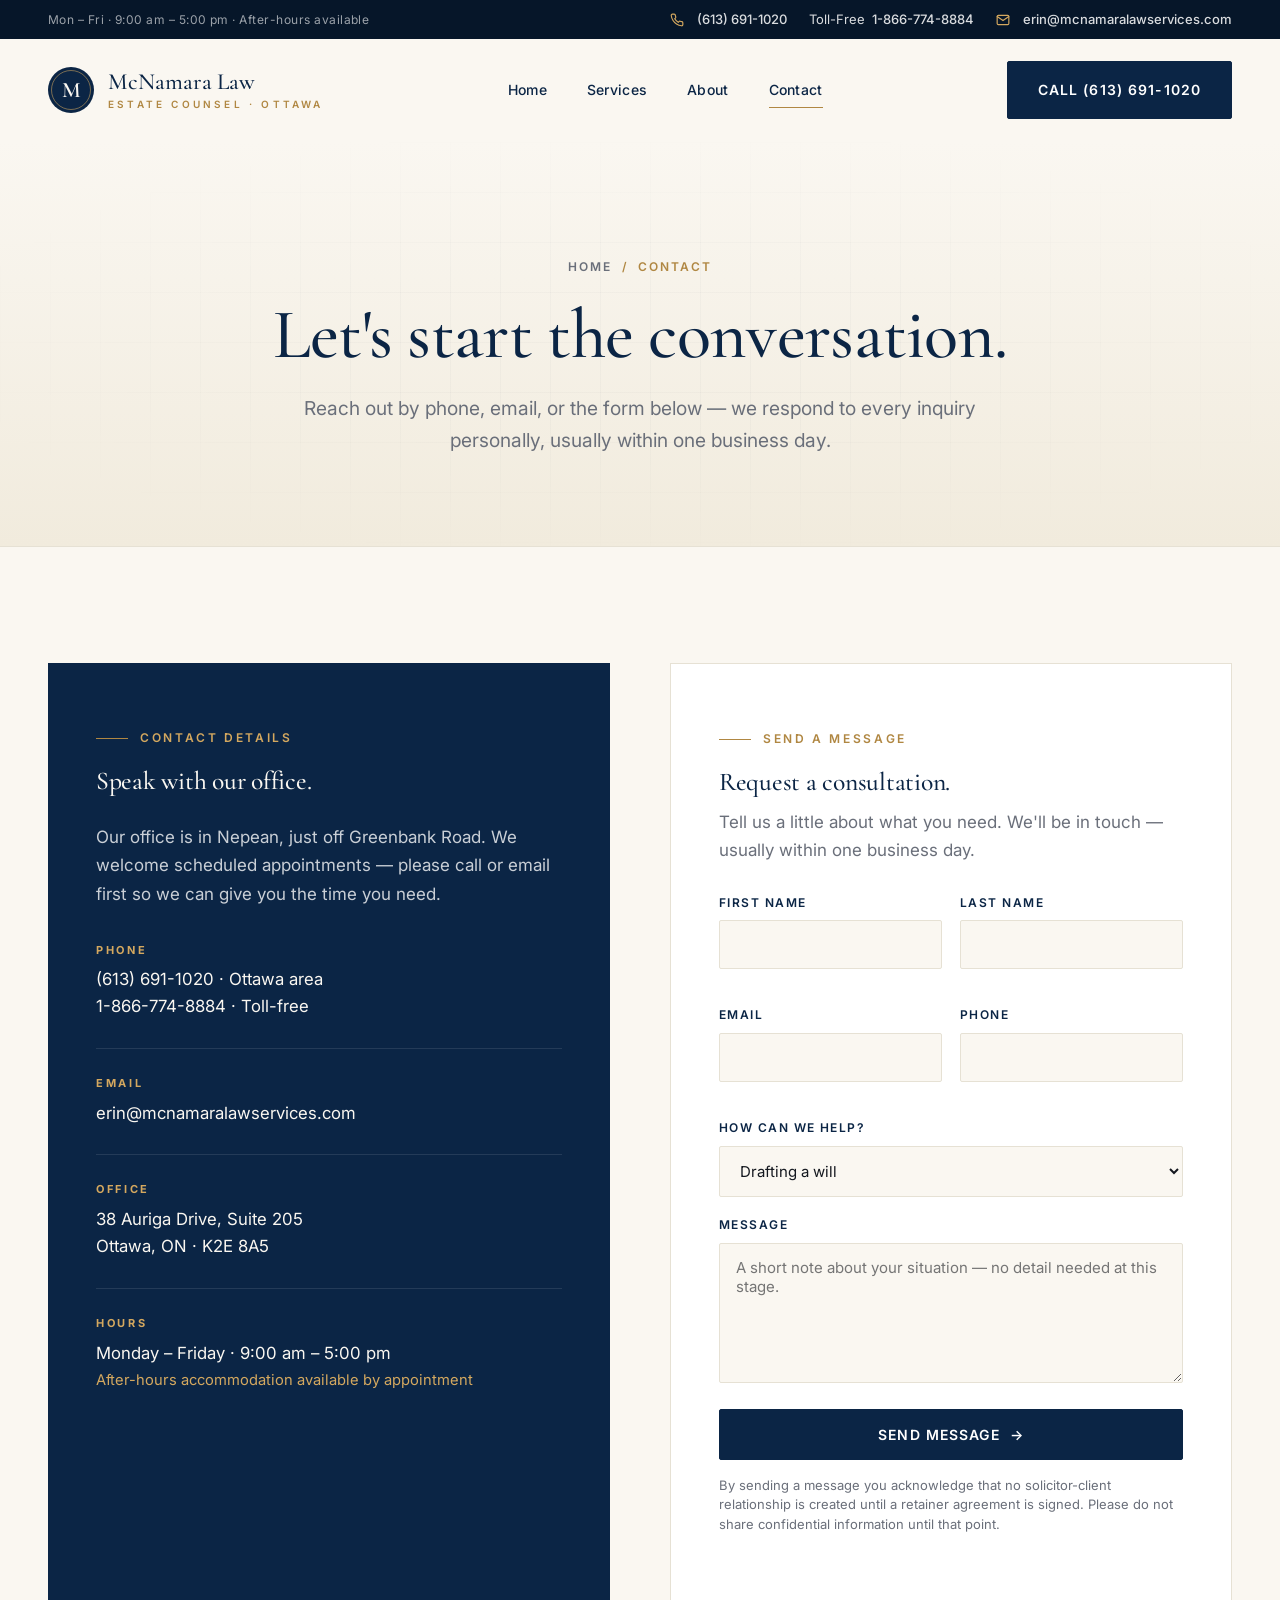
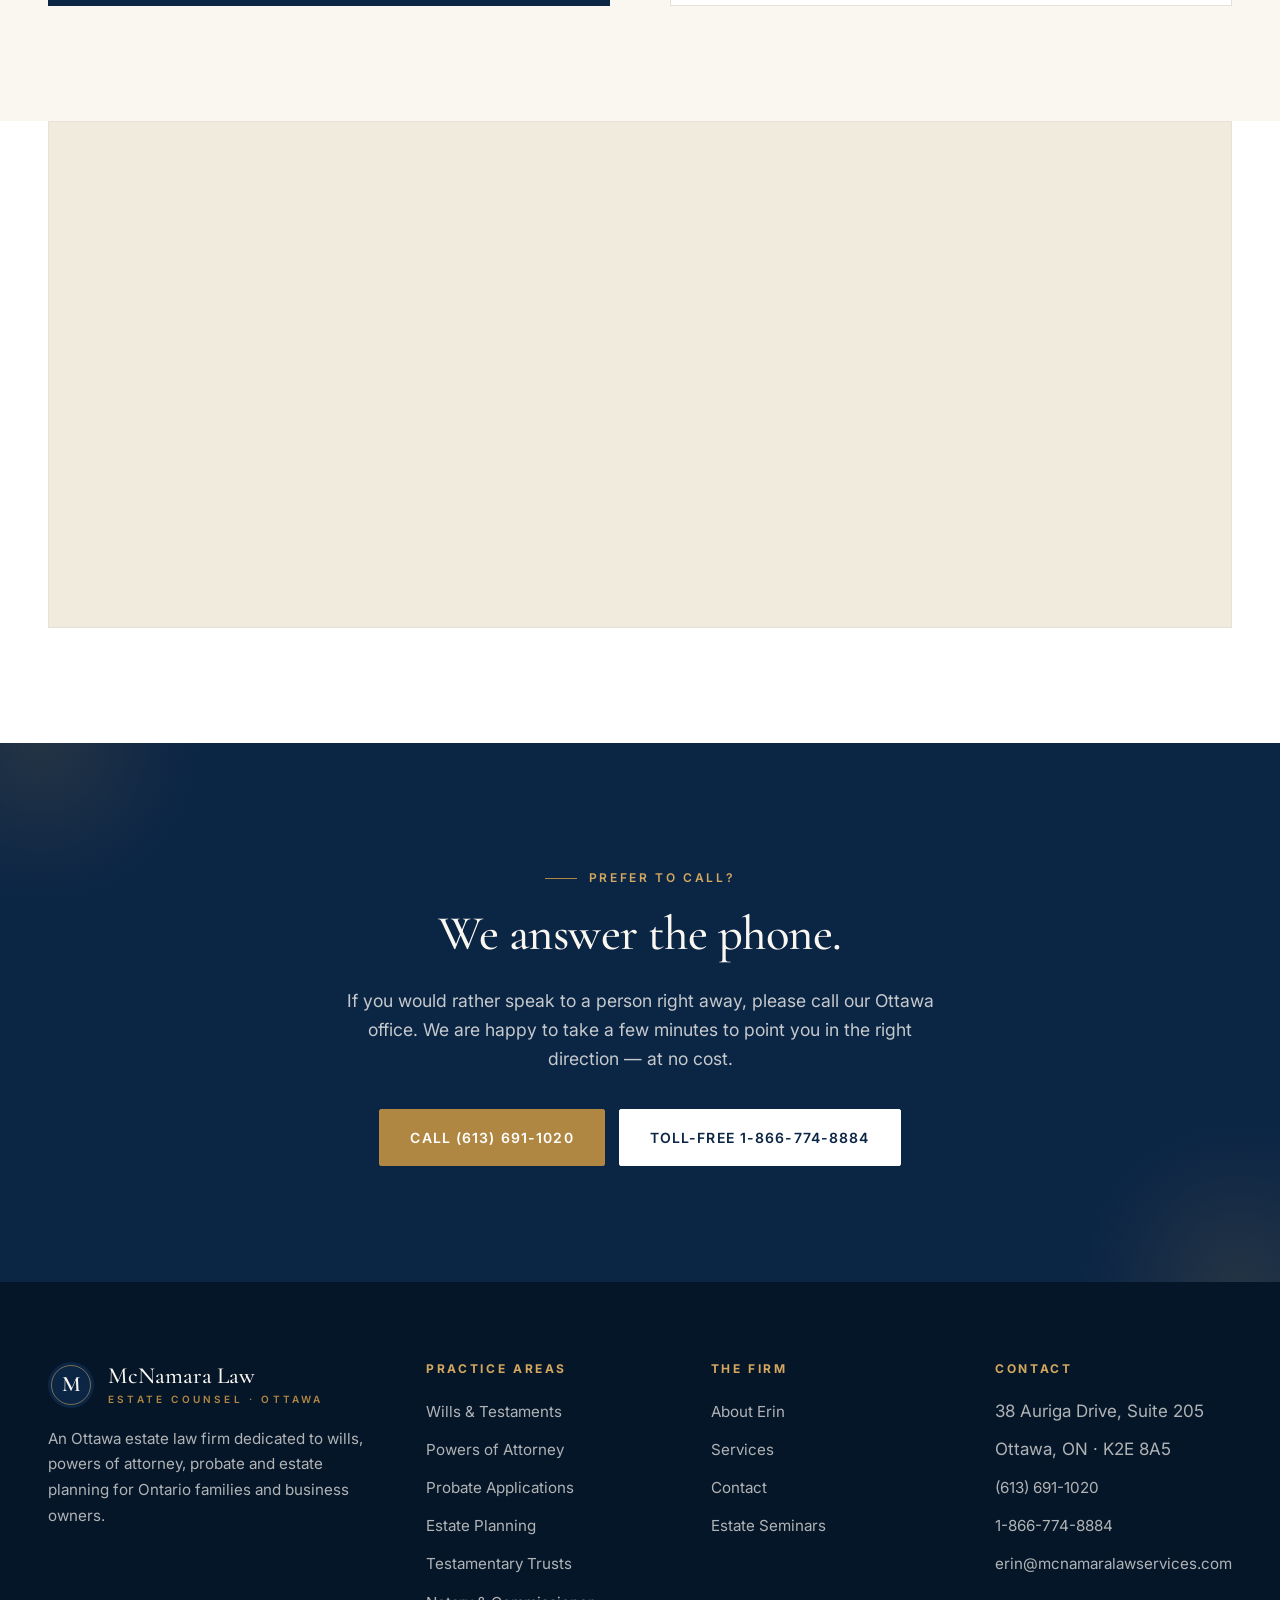
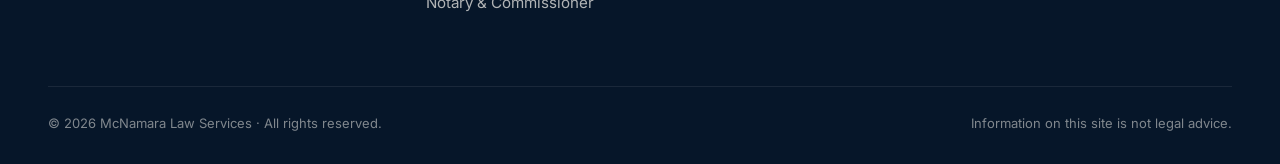
<file: contact.html>
<!DOCTYPE html>
<html lang="en">
<head>
<meta charset="UTF-8">
<meta name="viewport" content="width=device-width, initial-scale=1.0">
<title>Contact McNamara Law — Ottawa Estate Lawyer · Book a Consultation</title>
<meta name="description" content="Contact McNamara Law Services in Ottawa. Call (613) 691-1020, toll-free 1-866-774-8884, or email erin@mcnamaralawservices.com to book an estate-planning consultation.">
<meta name="theme-color" content="#0b2545">

<meta property="og:type" content="website">
<meta property="og:site_name" content="McNamara Law Services">
<meta property="og:title" content="Contact McNamara Law — Ottawa">
<meta property="og:description" content="Call (613) 691-1020 or book a consultation online.">
<meta property="og:image" content="images/erin-mcnamara.jpg">
<meta property="og:locale" content="en_CA">
<meta name="twitter:card" content="summary_large_image">
<meta name="twitter:image" content="images/erin-mcnamara.jpg">

<link rel="canonical" href="https://www.mcnamaralawservices.com/contact">
<link rel="icon" href="data:image/svg+xml,%3Csvg xmlns='http://www.w3.org/2000/svg' viewBox='0 0 100 100'%3E%3Crect width='100' height='100' rx='50' fill='%230b2545'/%3E%3Ctext x='50' y='66' text-anchor='middle' font-family='Georgia,serif' font-size='52' fill='%23faf7f1'%3EM%3C/text%3E%3C/svg%3E">

<link rel="preconnect" href="https://fonts.googleapis.com">
<link rel="preconnect" href="https://fonts.gstatic.com" crossorigin>
<link href="https://fonts.googleapis.com/css2?family=Cormorant+Garamond:ital,wght@0,400;0,500;0,600;1,400;1,500&family=Inter:wght@400;500;600;700&display=swap" rel="stylesheet">
<link rel="stylesheet" href="css/styles.css">
</head>
<body>

<a href="#main" class="skip-link">Skip to main content</a>

<div class="topstrip">
  <div class="container topstrip__inner">
    <div class="topstrip__hours">Mon – Fri · 9:00 am – 5:00 pm · After-hours available</div>
    <div class="topstrip__contact">
      <span><svg class="topstrip__icon" viewBox="0 0 24 24" fill="none" stroke="currentColor" stroke-width="2" stroke-linecap="round" stroke-linejoin="round" aria-hidden="true"><path d="M22 16.92v3a2 2 0 0 1-2.18 2 19.79 19.79 0 0 1-8.63-3.07 19.5 19.5 0 0 1-6-6 19.79 19.79 0 0 1-3.07-8.67A2 2 0 0 1 4.11 2h3a2 2 0 0 1 2 1.72 12.84 12.84 0 0 0 .7 2.81 2 2 0 0 1-.45 2.11L8.09 9.91a16 16 0 0 0 6 6l1.27-1.27a2 2 0 0 1 2.11-.45 12.84 12.84 0 0 0 2.81.7A2 2 0 0 1 22 16.92z"/></svg><a href="tel:+16136911020">(613) 691-1020</a></span>
      <span>Toll-Free <a href="tel:+18667748884">1-866-774-8884</a></span>
      <span><svg class="topstrip__icon" viewBox="0 0 24 24" fill="none" stroke="currentColor" stroke-width="2" stroke-linecap="round" stroke-linejoin="round" aria-hidden="true"><path d="M4 4h16c1.1 0 2 .9 2 2v12c0 1.1-.9 2-2 2H4c-1.1 0-2-.9-2-2V6c0-1.1.9-2 2-2z"/><polyline points="22,6 12,13 2,6"/></svg><a href="mailto:erin@mcnamaralawservices.com">erin@mcnamaralawservices.com</a></span>
    </div>
  </div>
</div>

<header class="header">
  <div class="container">
    <nav class="nav" aria-label="Primary">
      <a href="index.html" class="brand" aria-label="McNamara Law — Home">
        <span class="brand__mark" aria-hidden="true">M</span>
        <span class="brand__text">
          <span class="brand__name">McNamara Law</span>
          <span class="brand__tag">Estate Counsel · Ottawa</span>
        </span>
      </a>
      <ul class="nav__menu" id="primary-nav">
        <li><a href="index.html">Home</a></li>
        <li><a href="services.html">Services</a></li>
        <li><a href="about.html">About</a></li>
        <li><a href="contact.html" class="active" aria-current="page">Contact</a></li>
      </ul>
      <div class="nav__cta">
        <a href="tel:+16136911020" class="btn btn--primary">Call (613) 691-1020</a>
        <button class="hamburger" type="button" aria-label="Toggle navigation menu" aria-expanded="false"><span></span><span></span><span></span></button>
      </div>
    </nav>
  </div>
</header>

<main id="main">

<section class="page-header">
  <div class="container page-header__inner">
    <div class="breadcrumbs"><a href="index.html">Home</a> &nbsp;/&nbsp; <span>Contact</span></div>
    <h1>Let&#39;s start the conversation.</h1>
    <p>Reach out by phone, email, or the form below — we respond to every inquiry personally, usually within one business day.</p>
  </div>
</section>

<section class="section" style="background: var(--color-cream);">
  <div class="container">
    <div class="contact-grid">

      <div class="contact-info reveal">
        <span class="eyebrow" style="color: var(--color-gold-light);">Contact Details</span>
        <h3>Speak with our office.</h3>
        <p class="contact-info__intro">Our office is in Nepean, just off Greenbank Road. We welcome scheduled appointments — please call or email first so we can give you the time you need.</p>

        <div class="detail">
          <h4>Phone</h4>
          <p><a href="tel:+16136911020">(613) 691-1020</a> · Ottawa area</p>
          <p><a href="tel:+18667748884">1-866-774-8884</a> · Toll-free</p>
        </div>
        <div class="detail">
          <h4>Email</h4>
          <p><a href="mailto:erin@mcnamaralawservices.com">erin@mcnamaralawservices.com</a></p>
        </div>
        <div class="detail">
          <h4>Office</h4>
          <p>38 Auriga Drive, Suite 205<br>Ottawa, ON · K2E 8A5</p>
        </div>
        <div class="detail">
          <h4>Hours</h4>
          <p>Monday – Friday · 9:00 am – 5:00 pm<br><span class="detail__note">After-hours accommodation available by appointment</span></p>
        </div>
      </div>

      <form class="contact-form reveal" data-contact novalidate>
        <span class="eyebrow">Send a Message</span>
        <h3>Request a consultation.</h3>
        <p class="contact-form__intro">Tell us a little about what you need. We&#39;ll be in touch — usually within one business day.</p>

        <div class="form-row">
          <div class="form-group">
            <label for="first">First Name</label>
            <input type="text" id="first" name="first" required autocomplete="given-name">
          </div>
          <div class="form-group">
            <label for="last">Last Name</label>
            <input type="text" id="last" name="last" required autocomplete="family-name">
          </div>
        </div>
        <div class="form-row">
          <div class="form-group">
            <label for="email">Email</label>
            <input type="email" id="email" name="email" required autocomplete="email">
          </div>
          <div class="form-group">
            <label for="phone">Phone</label>
            <input type="tel" id="phone" name="phone" autocomplete="tel">
          </div>
        </div>
        <div class="form-group">
          <label for="topic">How can we help?</label>
          <select id="topic" name="topic">
            <option>Drafting a will</option>
            <option>Powers of Attorney</option>
            <option>Probate application</option>
            <option>Full estate plan</option>
            <option>Notary services</option>
            <option>Estate planning seminar</option>
            <option>Something else</option>
          </select>
        </div>
        <div class="form-group">
          <label for="message">Message</label>
          <textarea id="message" name="message" rows="5" placeholder="A short note about your situation — no detail needed at this stage."></textarea>
        </div>
        <button type="submit" class="btn btn--primary contact-form__submit">Send Message <span class="arrow">→</span></button>
        <p class="form-note">By sending a message you acknowledge that no solicitor-client relationship is created until a retainer agreement is signed. Please do not share confidential information until that point.</p>
      </form>
    </div>
  </div>
</section>

<section class="section section--map">
  <div class="container">
    <div class="map-frame reveal">
      <iframe src="https://www.google.com/maps?q=38+Auriga+Drive,+Ottawa,+ON&output=embed" loading="lazy" referrerpolicy="no-referrer-when-downgrade" title="Map to McNamara Law office at 38 Auriga Drive, Ottawa"></iframe>
    </div>
  </div>
</section>

<section class="section cta">
  <div class="container">
    <div class="reveal">
      <span class="eyebrow" style="color: var(--color-gold-light);">Prefer to Call?</span>
      <h2>We answer the phone.</h2>
      <p>If you would rather speak to a person right away, please call our Ottawa office. We are happy to take a few minutes to point you in the right direction — at no cost.</p>
      <div class="cta__buttons">
        <a href="tel:+16136911020" class="btn btn--gold">Call (613) 691-1020</a>
        <a href="tel:+18667748884" class="btn btn--light">Toll-Free 1-866-774-8884</a>
      </div>
    </div>
  </div>
</section>

</main>

<footer class="footer">
  <div class="container">
    <div class="footer__grid">
      <div class="footer__brand">
        <a href="index.html" class="brand" aria-label="McNamara Law — Home">
          <span class="brand__mark" aria-hidden="true">M</span>
          <span class="brand__text">
            <span class="brand__name">McNamara Law</span>
            <span class="brand__tag">Estate Counsel · Ottawa</span>
          </span>
        </a>
        <p>An Ottawa estate law firm dedicated to wills, powers of attorney, probate and estate planning for Ontario families and business owners.</p>
      </div>
      <div>
        <h5>Practice Areas</h5>
        <ul>
          <li><a href="services.html#wills">Wills &amp; Testaments</a></li>
          <li><a href="services.html#poa">Powers of Attorney</a></li>
          <li><a href="services.html#probate">Probate Applications</a></li>
          <li><a href="services.html#planning">Estate Planning</a></li>
          <li><a href="services.html#trusts">Testamentary Trusts</a></li>
          <li><a href="services.html#notary">Notary &amp; Commissioner</a></li>
        </ul>
      </div>
      <div>
        <h5>The Firm</h5>
        <ul>
          <li><a href="about.html">About Erin</a></li>
          <li><a href="services.html">Services</a></li>
          <li><a href="contact.html">Contact</a></li>
          <li><a href="services.html#seminars">Estate Seminars</a></li>
        </ul>
      </div>
      <div>
        <h5>Contact</h5>
        <ul>
          <li>38 Auriga Drive, Suite 205</li>
          <li>Ottawa, ON · K2E 8A5</li>
          <li><a href="tel:+16136911020">(613) 691-1020</a></li>
          <li><a href="tel:+18667748884">1-866-774-8884</a></li>
          <li><a href="mailto:erin@mcnamaralawservices.com">erin@mcnamaralawservices.com</a></li>
        </ul>
      </div>
    </div>
    <div class="footer__bottom">
      <p>© <span data-year>2026</span> McNamara Law Services · All rights reserved.</p>
      <div class="footer__legal">
        <span>Information on this site is not legal advice.</span>
      </div>
    </div>
  </div>
</footer>

<script src="js/main.js"></script>
</body>
</html>
</file>
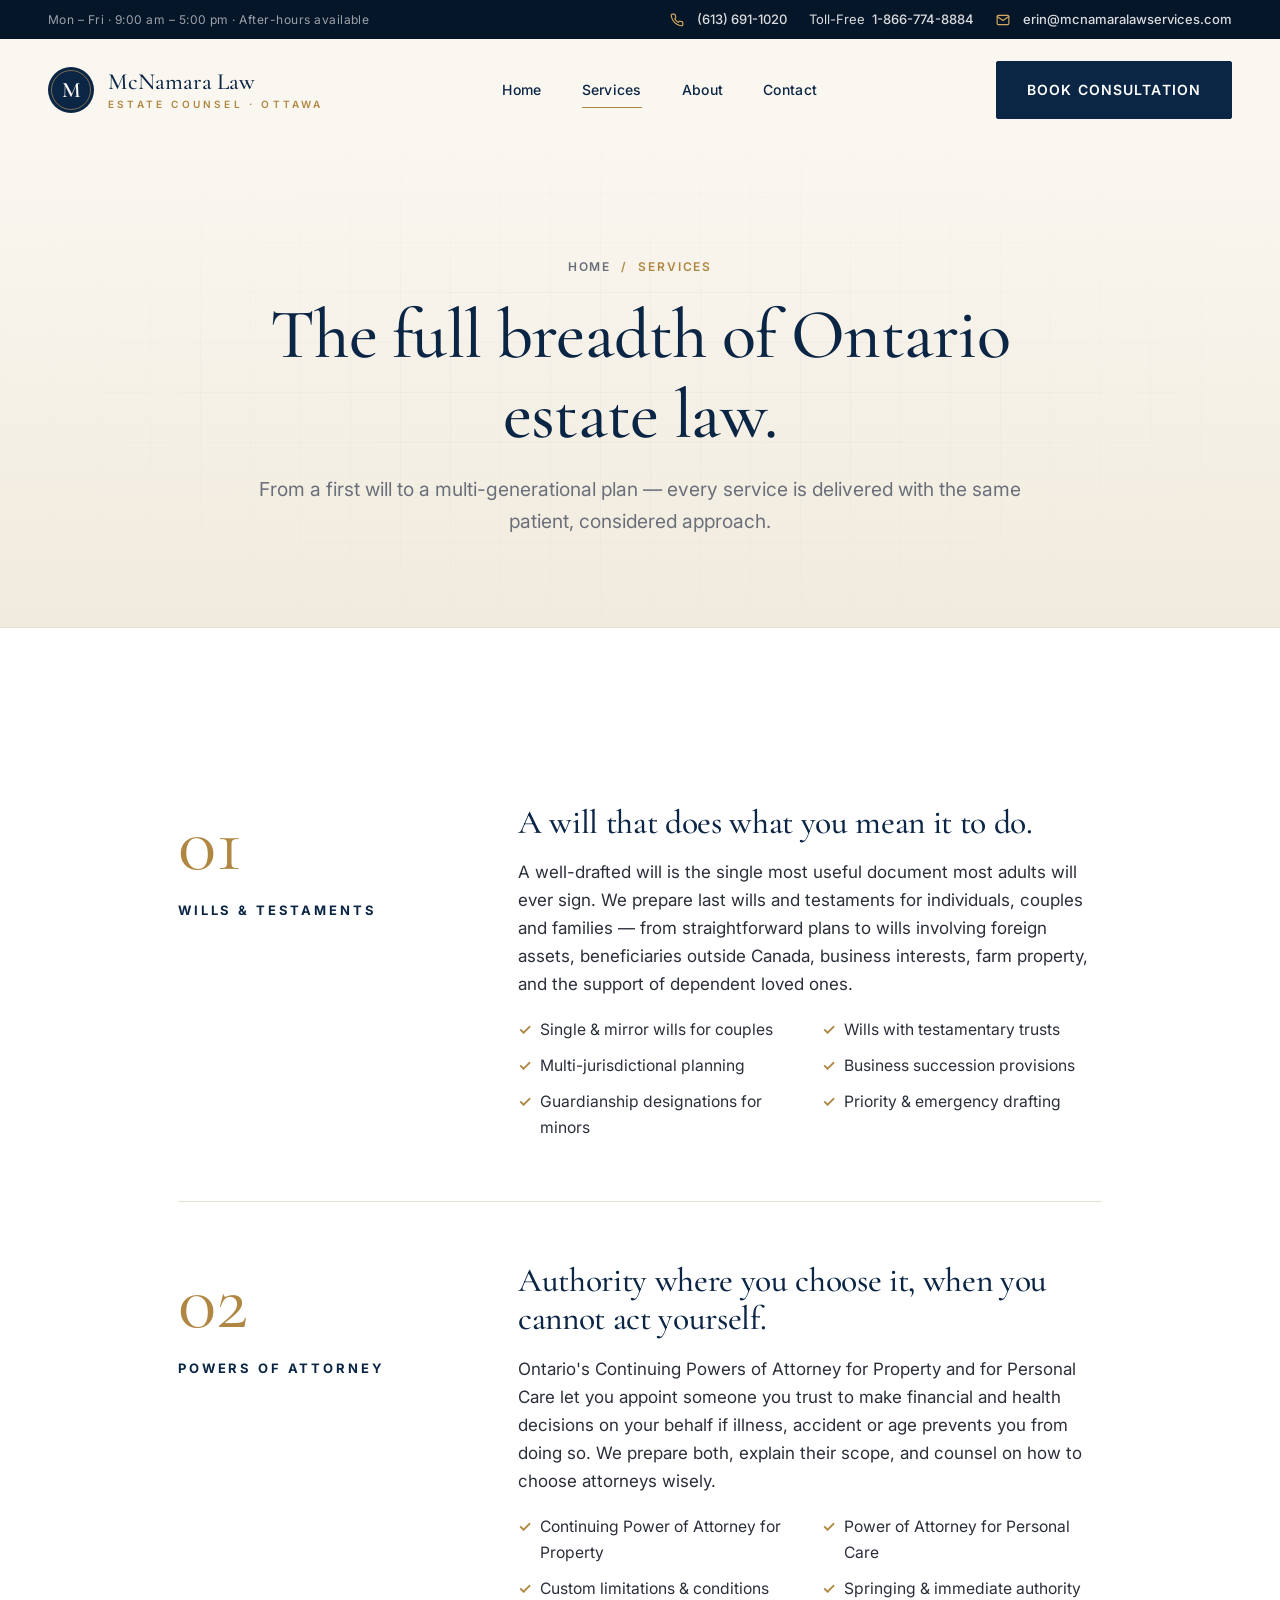
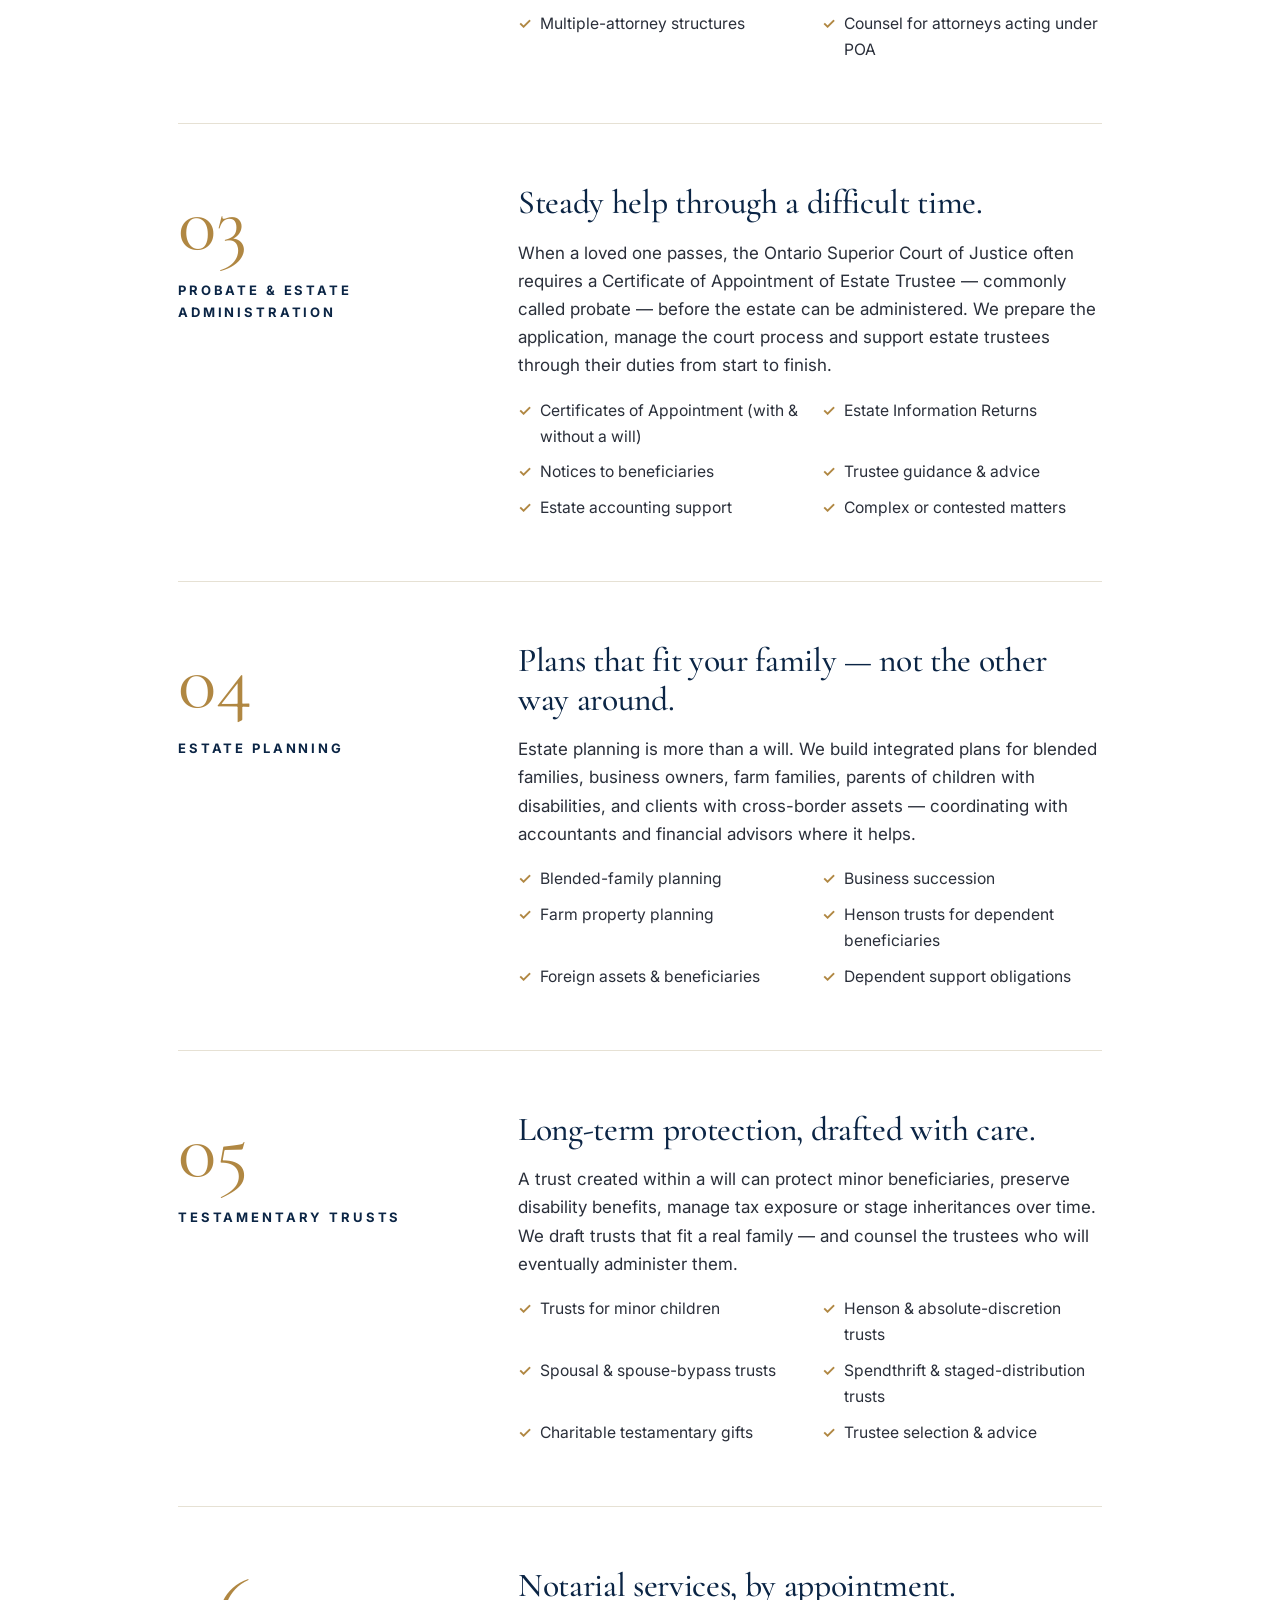
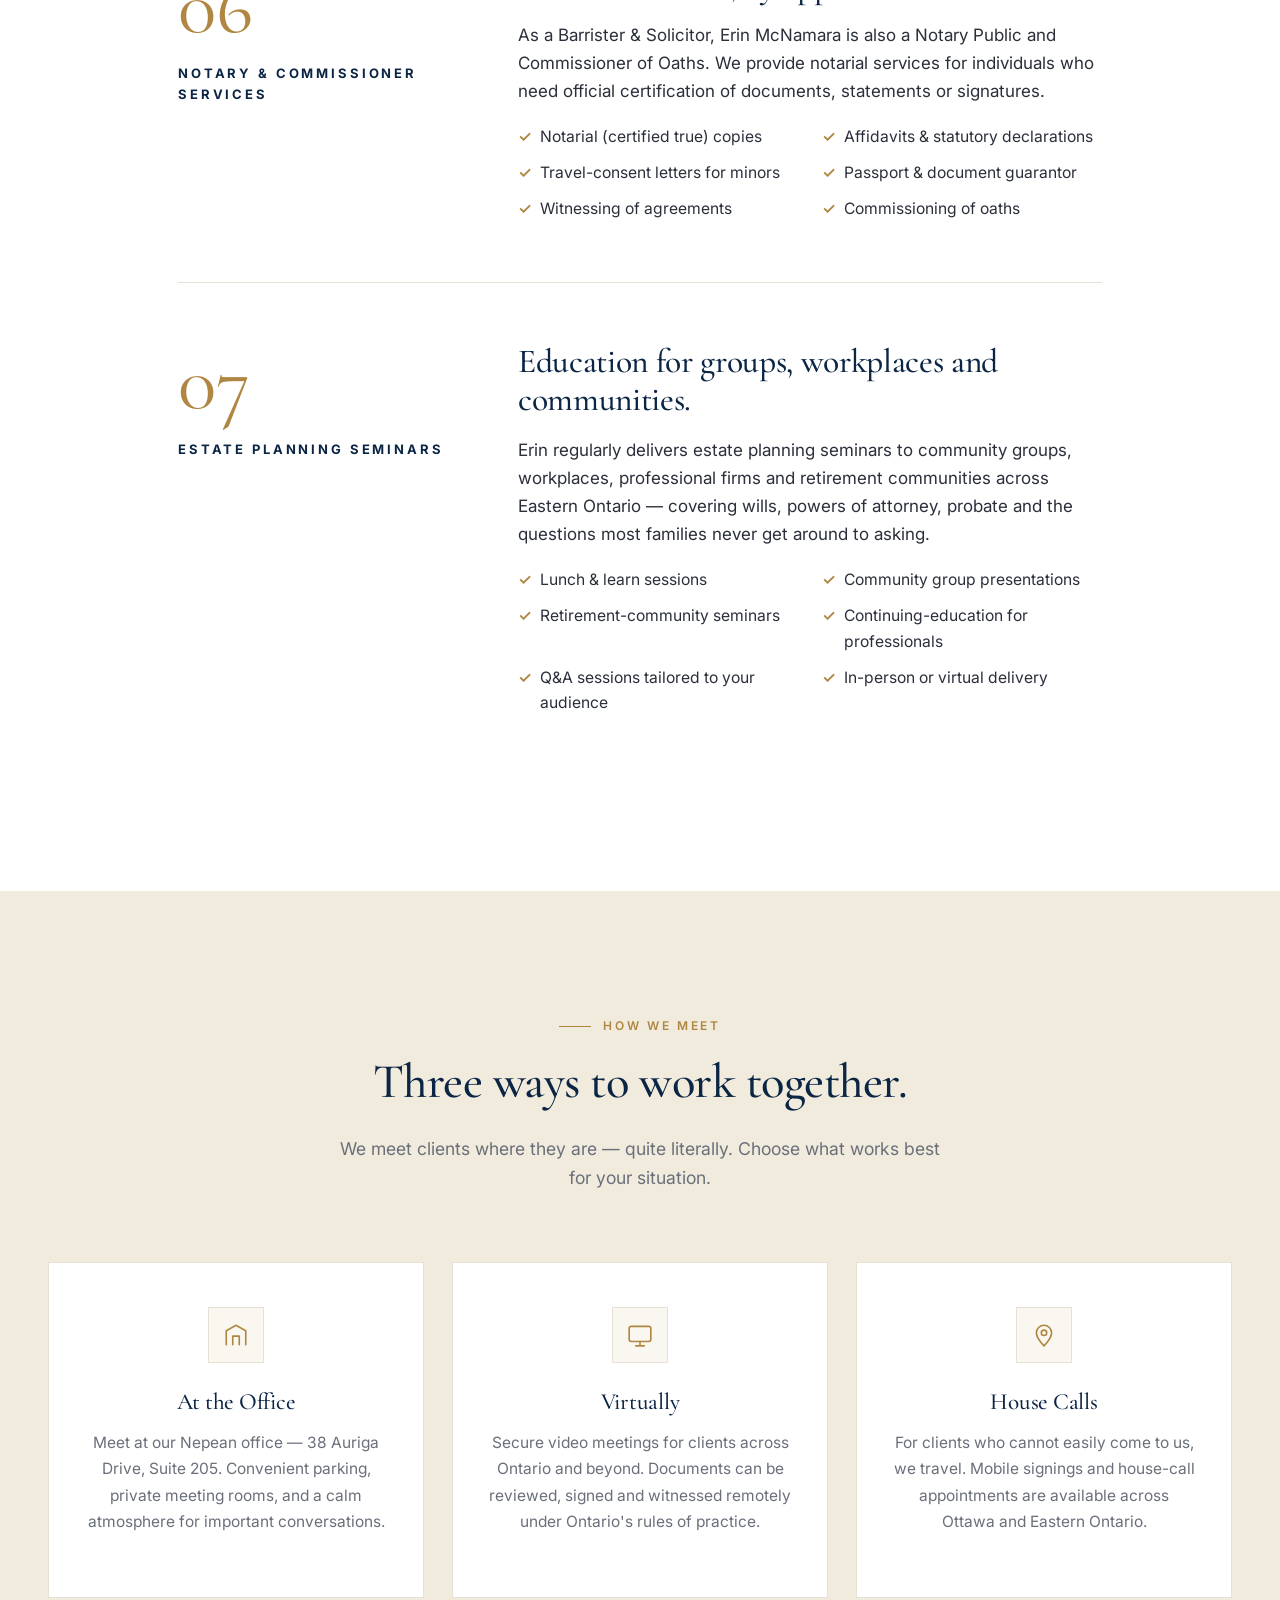
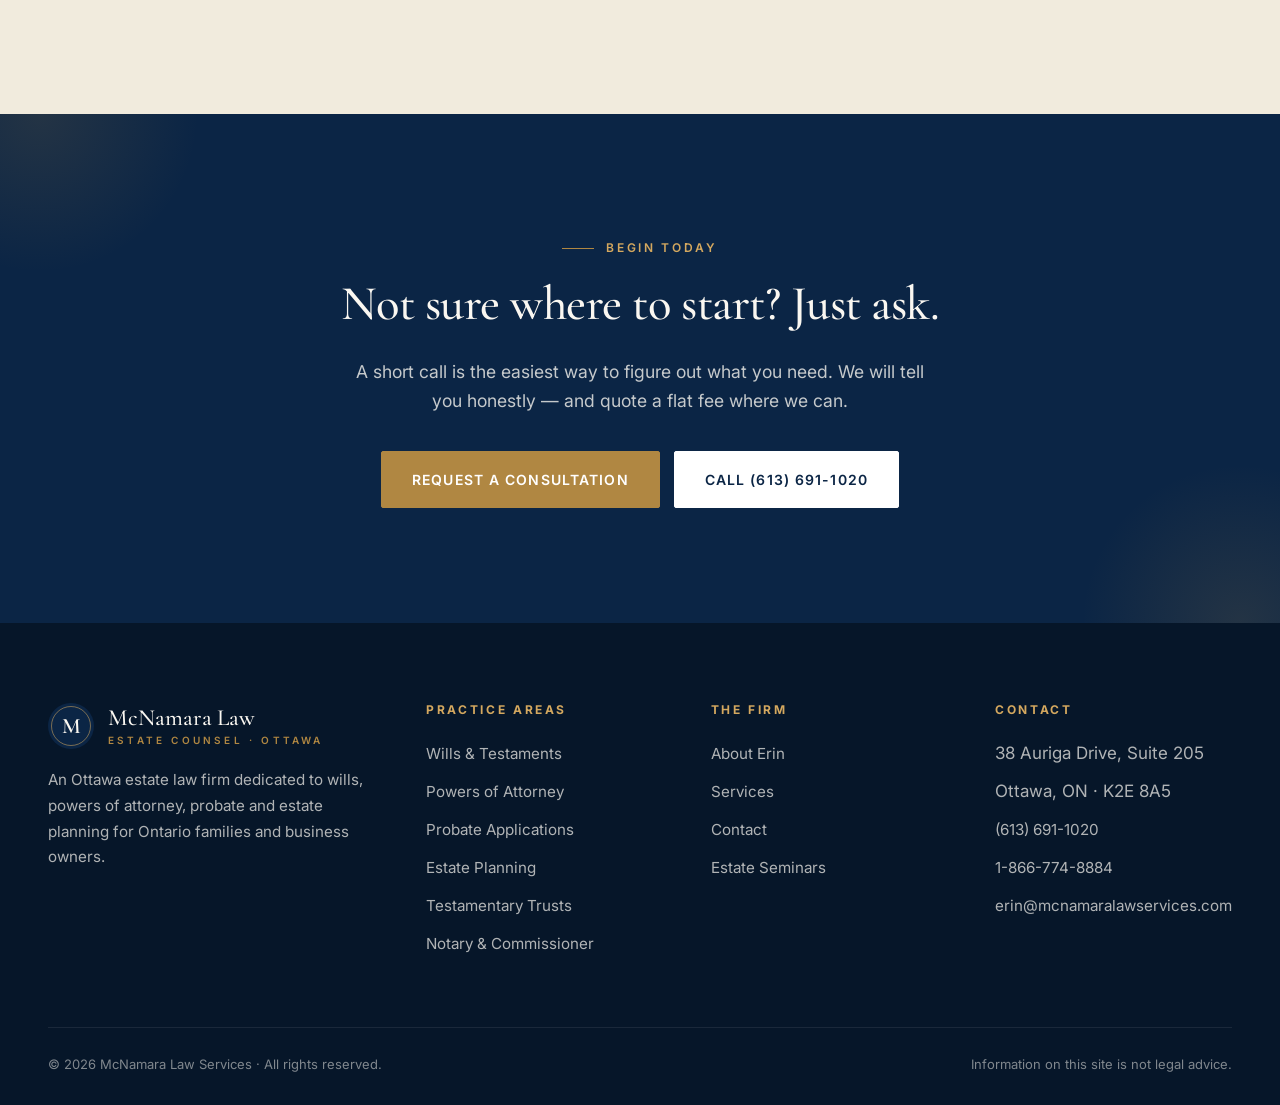
<file: services.html>
<!DOCTYPE html>
<html lang="en">
<head>
<meta charset="UTF-8">
<meta name="viewport" content="width=device-width, initial-scale=1.0">
<title>Services — Wills, Probate, Powers of Attorney &amp; Estate Planning · McNamara Law</title>
<meta name="description" content="Full-service Ontario estate law: wills and testaments, powers of attorney, probate applications, testamentary trusts, complex estate planning, and notary public services in Ottawa.">
<meta name="theme-color" content="#0b2545">

<meta property="og:type" content="website">
<meta property="og:site_name" content="McNamara Law Services">
<meta property="og:title" content="Services — McNamara Law (Ottawa)">
<meta property="og:description" content="Wills, powers of attorney, probate applications, testamentary trusts, complex estate planning and notary services in Ontario.">
<meta property="og:image" content="images/erin-mcnamara.jpg">
<meta property="og:locale" content="en_CA">
<meta name="twitter:card" content="summary_large_image">
<meta name="twitter:image" content="images/erin-mcnamara.jpg">

<link rel="canonical" href="https://www.mcnamaralawservices.com/services">
<link rel="icon" href="data:image/svg+xml,%3Csvg xmlns='http://www.w3.org/2000/svg' viewBox='0 0 100 100'%3E%3Crect width='100' height='100' rx='50' fill='%230b2545'/%3E%3Ctext x='50' y='66' text-anchor='middle' font-family='Georgia,serif' font-size='52' fill='%23faf7f1'%3EM%3C/text%3E%3C/svg%3E">

<link rel="preconnect" href="https://fonts.googleapis.com">
<link rel="preconnect" href="https://fonts.gstatic.com" crossorigin>
<link href="https://fonts.googleapis.com/css2?family=Cormorant+Garamond:ital,wght@0,400;0,500;0,600;1,400;1,500&family=Inter:wght@400;500;600;700&display=swap" rel="stylesheet">
<link rel="stylesheet" href="css/styles.css">
</head>
<body>

<a href="#main" class="skip-link">Skip to main content</a>

<div class="topstrip">
  <div class="container topstrip__inner">
    <div class="topstrip__hours">Mon – Fri · 9:00 am – 5:00 pm · After-hours available</div>
    <div class="topstrip__contact">
      <span><svg class="topstrip__icon" viewBox="0 0 24 24" fill="none" stroke="currentColor" stroke-width="2" stroke-linecap="round" stroke-linejoin="round" aria-hidden="true"><path d="M22 16.92v3a2 2 0 0 1-2.18 2 19.79 19.79 0 0 1-8.63-3.07 19.5 19.5 0 0 1-6-6 19.79 19.79 0 0 1-3.07-8.67A2 2 0 0 1 4.11 2h3a2 2 0 0 1 2 1.72 12.84 12.84 0 0 0 .7 2.81 2 2 0 0 1-.45 2.11L8.09 9.91a16 16 0 0 0 6 6l1.27-1.27a2 2 0 0 1 2.11-.45 12.84 12.84 0 0 0 2.81.7A2 2 0 0 1 22 16.92z"/></svg><a href="tel:+16136911020">(613) 691-1020</a></span>
      <span>Toll-Free <a href="tel:+18667748884">1-866-774-8884</a></span>
      <span><svg class="topstrip__icon" viewBox="0 0 24 24" fill="none" stroke="currentColor" stroke-width="2" stroke-linecap="round" stroke-linejoin="round" aria-hidden="true"><path d="M4 4h16c1.1 0 2 .9 2 2v12c0 1.1-.9 2-2 2H4c-1.1 0-2-.9-2-2V6c0-1.1.9-2 2-2z"/><polyline points="22,6 12,13 2,6"/></svg><a href="mailto:erin@mcnamaralawservices.com">erin@mcnamaralawservices.com</a></span>
    </div>
  </div>
</div>

<header class="header">
  <div class="container">
    <nav class="nav" aria-label="Primary">
      <a href="index.html" class="brand" aria-label="McNamara Law — Home">
        <span class="brand__mark" aria-hidden="true">M</span>
        <span class="brand__text">
          <span class="brand__name">McNamara Law</span>
          <span class="brand__tag">Estate Counsel · Ottawa</span>
        </span>
      </a>
      <ul class="nav__menu" id="primary-nav">
        <li><a href="index.html">Home</a></li>
        <li><a href="services.html" class="active" aria-current="page">Services</a></li>
        <li><a href="about.html">About</a></li>
        <li><a href="contact.html">Contact</a></li>
      </ul>
      <div class="nav__cta">
        <a href="contact.html" class="btn btn--primary">Book Consultation</a>
        <button class="hamburger" type="button" aria-label="Toggle navigation menu" aria-expanded="false"><span></span><span></span><span></span></button>
      </div>
    </nav>
  </div>
</header>

<main id="main">

<section class="page-header">
  <div class="container page-header__inner">
    <div class="breadcrumbs"><a href="index.html">Home</a> &nbsp;/&nbsp; <span>Services</span></div>
    <h1>The full breadth of Ontario estate law.</h1>
    <p>From a first will to a multi-generational plan — every service is delivered with the same patient, considered approach.</p>
  </div>
</section>

<section class="section" style="background: var(--color-white);">
  <div class="container container--narrow">

    <article class="service-row reveal" id="wills">
      <div>
        <div class="service-row__num">01</div>
        <div class="service-row__title">Wills &amp; Testaments</div>
      </div>
      <div class="service-row__body">
        <h2>A will that does what you mean it to do.</h2>
        <p>A well-drafted will is the single most useful document most adults will ever sign. We prepare last wills and testaments for individuals, couples and families — from straightforward plans to wills involving foreign assets, beneficiaries outside Canada, business interests, farm property, and the support of dependent loved ones.</p>
        <ul>
          <li>Single &amp; mirror wills for couples</li>
          <li>Wills with testamentary trusts</li>
          <li>Multi-jurisdictional planning</li>
          <li>Business succession provisions</li>
          <li>Guardianship designations for minors</li>
          <li>Priority &amp; emergency drafting</li>
        </ul>
      </div>
    </article>

    <article class="service-row reveal" id="poa">
      <div>
        <div class="service-row__num">02</div>
        <div class="service-row__title">Powers of Attorney</div>
      </div>
      <div class="service-row__body">
        <h2>Authority where you choose it, when you cannot act yourself.</h2>
        <p>Ontario&#39;s Continuing Powers of Attorney for Property and for Personal Care let you appoint someone you trust to make financial and health decisions on your behalf if illness, accident or age prevents you from doing so. We prepare both, explain their scope, and counsel on how to choose attorneys wisely.</p>
        <ul>
          <li>Continuing Power of Attorney for Property</li>
          <li>Power of Attorney for Personal Care</li>
          <li>Custom limitations &amp; conditions</li>
          <li>Springing &amp; immediate authority</li>
          <li>Multiple-attorney structures</li>
          <li>Counsel for attorneys acting under POA</li>
        </ul>
      </div>
    </article>

    <article class="service-row reveal" id="probate">
      <div>
        <div class="service-row__num">03</div>
        <div class="service-row__title">Probate &amp; Estate Administration</div>
      </div>
      <div class="service-row__body">
        <h2>Steady help through a difficult time.</h2>
        <p>When a loved one passes, the Ontario Superior Court of Justice often requires a Certificate of Appointment of Estate Trustee — commonly called probate — before the estate can be administered. We prepare the application, manage the court process and support estate trustees through their duties from start to finish.</p>
        <ul>
          <li>Certificates of Appointment (with &amp; without a will)</li>
          <li>Estate Information Returns</li>
          <li>Notices to beneficiaries</li>
          <li>Trustee guidance &amp; advice</li>
          <li>Estate accounting support</li>
          <li>Complex or contested matters</li>
        </ul>
      </div>
    </article>

    <article class="service-row reveal" id="planning">
      <div>
        <div class="service-row__num">04</div>
        <div class="service-row__title">Estate Planning</div>
      </div>
      <div class="service-row__body">
        <h2>Plans that fit your family — not the other way around.</h2>
        <p>Estate planning is more than a will. We build integrated plans for blended families, business owners, farm families, parents of children with disabilities, and clients with cross-border assets — coordinating with accountants and financial advisors where it helps.</p>
        <ul>
          <li>Blended-family planning</li>
          <li>Business succession</li>
          <li>Farm property planning</li>
          <li>Henson trusts for dependent beneficiaries</li>
          <li>Foreign assets &amp; beneficiaries</li>
          <li>Dependent support obligations</li>
        </ul>
      </div>
    </article>

    <article class="service-row reveal" id="trusts">
      <div>
        <div class="service-row__num">05</div>
        <div class="service-row__title">Testamentary Trusts</div>
      </div>
      <div class="service-row__body">
        <h2>Long-term protection, drafted with care.</h2>
        <p>A trust created within a will can protect minor beneficiaries, preserve disability benefits, manage tax exposure or stage inheritances over time. We draft trusts that fit a real family — and counsel the trustees who will eventually administer them.</p>
        <ul>
          <li>Trusts for minor children</li>
          <li>Henson &amp; absolute-discretion trusts</li>
          <li>Spousal &amp; spouse-bypass trusts</li>
          <li>Spendthrift &amp; staged-distribution trusts</li>
          <li>Charitable testamentary gifts</li>
          <li>Trustee selection &amp; advice</li>
        </ul>
      </div>
    </article>

    <article class="service-row reveal" id="notary">
      <div>
        <div class="service-row__num">06</div>
        <div class="service-row__title">Notary &amp; Commissioner Services</div>
      </div>
      <div class="service-row__body">
        <h2>Notarial services, by appointment.</h2>
        <p>As a Barrister &amp; Solicitor, Erin McNamara is also a Notary Public and Commissioner of Oaths. We provide notarial services for individuals who need official certification of documents, statements or signatures.</p>
        <ul>
          <li>Notarial (certified true) copies</li>
          <li>Affidavits &amp; statutory declarations</li>
          <li>Travel-consent letters for minors</li>
          <li>Passport &amp; document guarantor</li>
          <li>Witnessing of agreements</li>
          <li>Commissioning of oaths</li>
        </ul>
      </div>
    </article>

    <article class="service-row reveal" id="seminars">
      <div>
        <div class="service-row__num">07</div>
        <div class="service-row__title">Estate Planning Seminars</div>
      </div>
      <div class="service-row__body">
        <h2>Education for groups, workplaces and communities.</h2>
        <p>Erin regularly delivers estate planning seminars to community groups, workplaces, professional firms and retirement communities across Eastern Ontario — covering wills, powers of attorney, probate and the questions most families never get around to asking.</p>
        <ul>
          <li>Lunch &amp; learn sessions</li>
          <li>Community group presentations</li>
          <li>Retirement-community seminars</li>
          <li>Continuing-education for professionals</li>
          <li>Q&amp;A sessions tailored to your audience</li>
          <li>In-person or virtual delivery</li>
        </ul>
      </div>
    </article>

  </div>
</section>

<section class="section" style="background: var(--color-cream-dark);">
  <div class="container">
    <div class="section-head reveal">
      <span class="eyebrow">How We Meet</span>
      <h2>Three ways to work together.</h2>
      <p>We meet clients where they are — quite literally. Choose what works best for your situation.</p>
    </div>
    <div class="services reveal">
      <article class="service-card service-card--centered">
        <div class="service-card__icon" aria-hidden="true">
          <svg width="26" height="26" viewBox="0 0 24 24" fill="none" stroke="currentColor" stroke-width="1.5" stroke-linecap="round" stroke-linejoin="round"><path d="M3 21V8l9-5 9 5v13"/><path d="M9 21v-8h6v8"/></svg>
        </div>
        <h3>At the Office</h3>
        <p>Meet at our Nepean office — 38 Auriga Drive, Suite 205. Convenient parking, private meeting rooms, and a calm atmosphere for important conversations.</p>
      </article>
      <article class="service-card service-card--centered">
        <div class="service-card__icon" aria-hidden="true">
          <svg width="26" height="26" viewBox="0 0 24 24" fill="none" stroke="currentColor" stroke-width="1.5" stroke-linecap="round" stroke-linejoin="round"><rect x="2" y="4" width="20" height="14" rx="2"/><path d="M8 22h8M12 18v4"/></svg>
        </div>
        <h3>Virtually</h3>
        <p>Secure video meetings for clients across Ontario and beyond. Documents can be reviewed, signed and witnessed remotely under Ontario&#39;s rules of practice.</p>
      </article>
      <article class="service-card service-card--centered">
        <div class="service-card__icon" aria-hidden="true">
          <svg width="26" height="26" viewBox="0 0 24 24" fill="none" stroke="currentColor" stroke-width="1.5" stroke-linecap="round" stroke-linejoin="round"><path d="M12 22s-7-7-7-12a7 7 0 1 1 14 0c0 5-7 12-7 12z"/><circle cx="12" cy="10" r="2.5"/></svg>
        </div>
        <h3>House Calls</h3>
        <p>For clients who cannot easily come to us, we travel. Mobile signings and house-call appointments are available across Ottawa and Eastern Ontario.</p>
      </article>
    </div>
  </div>
</section>

<section class="section cta">
  <div class="container">
    <div class="reveal">
      <span class="eyebrow" style="color: var(--color-gold-light);">Begin Today</span>
      <h2>Not sure where to start? Just ask.</h2>
      <p>A short call is the easiest way to figure out what you need. We will tell you honestly — and quote a flat fee where we can.</p>
      <div class="cta__buttons">
        <a href="contact.html" class="btn btn--gold">Request a Consultation</a>
        <a href="tel:+16136911020" class="btn btn--light">Call (613) 691-1020</a>
      </div>
    </div>
  </div>
</section>

</main>

<footer class="footer">
  <div class="container">
    <div class="footer__grid">
      <div class="footer__brand">
        <a href="index.html" class="brand" aria-label="McNamara Law — Home">
          <span class="brand__mark" aria-hidden="true">M</span>
          <span class="brand__text">
            <span class="brand__name">McNamara Law</span>
            <span class="brand__tag">Estate Counsel · Ottawa</span>
          </span>
        </a>
        <p>An Ottawa estate law firm dedicated to wills, powers of attorney, probate and estate planning for Ontario families and business owners.</p>
      </div>
      <div>
        <h5>Practice Areas</h5>
        <ul>
          <li><a href="services.html#wills">Wills &amp; Testaments</a></li>
          <li><a href="services.html#poa">Powers of Attorney</a></li>
          <li><a href="services.html#probate">Probate Applications</a></li>
          <li><a href="services.html#planning">Estate Planning</a></li>
          <li><a href="services.html#trusts">Testamentary Trusts</a></li>
          <li><a href="services.html#notary">Notary &amp; Commissioner</a></li>
        </ul>
      </div>
      <div>
        <h5>The Firm</h5>
        <ul>
          <li><a href="about.html">About Erin</a></li>
          <li><a href="services.html">Services</a></li>
          <li><a href="contact.html">Contact</a></li>
          <li><a href="services.html#seminars">Estate Seminars</a></li>
        </ul>
      </div>
      <div>
        <h5>Contact</h5>
        <ul>
          <li>38 Auriga Drive, Suite 205</li>
          <li>Ottawa, ON · K2E 8A5</li>
          <li><a href="tel:+16136911020">(613) 691-1020</a></li>
          <li><a href="tel:+18667748884">1-866-774-8884</a></li>
          <li><a href="mailto:erin@mcnamaralawservices.com">erin@mcnamaralawservices.com</a></li>
        </ul>
      </div>
    </div>
    <div class="footer__bottom">
      <p>© <span data-year>2026</span> McNamara Law Services · All rights reserved.</p>
      <div class="footer__legal">
        <span>Information on this site is not legal advice.</span>
      </div>
    </div>
  </div>
</footer>

<script src="js/main.js"></script>
</body>
</html>
</file>
<file: css/styles.css>
:root {
  --color-navy: #0b2545;
  --color-navy-dark: #061629;
  --color-navy-light: #13315c;
  --color-gold: #b08742;
  --color-gold-light: #d4a85f;
  --color-cream: #faf7f1;
  --color-cream-dark: #f1ebdd;
  --color-white: #ffffff;
  --color-ink: #14181f;
  --color-text: #2a2f3a;
  --color-muted: #6a6f7a;
  --color-line: #e6e1d4;
  --color-line-strong: #c9c1ad;

  --font-serif: "Cormorant Garamond", Georgia, "Times New Roman", serif;
  --font-sans: "Inter", -apple-system, BlinkMacSystemFont, "Segoe UI", Roboto, sans-serif;

  --shadow-sm: 0 1px 2px rgba(11, 37, 69, 0.06), 0 1px 3px rgba(11, 37, 69, 0.05);
  --shadow-md: 0 4px 16px rgba(11, 37, 69, 0.08), 0 2px 6px rgba(11, 37, 69, 0.05);
  --shadow-lg: 0 24px 48px -16px rgba(11, 37, 69, 0.18), 0 8px 24px rgba(11, 37, 69, 0.08);

  --radius-sm: 4px;
  --radius-md: 8px;
  --radius-lg: 14px;

  --container: 1240px;
  --container-narrow: 980px;

  --ease: cubic-bezier(0.22, 1, 0.36, 1);
  --dur: 0.5s;
}

*, *::before, *::after { box-sizing: border-box; }

html { scroll-behavior: smooth; -webkit-text-size-adjust: 100%; }

:focus-visible {
  outline: 2px solid var(--color-gold);
  outline-offset: 3px;
  border-radius: 2px;
}

.skip-link {
  position: absolute;
  left: -9999px;
  top: 0;
  background: var(--color-navy);
  color: var(--color-cream);
  padding: 12px 18px;
  font-size: 14px;
  font-weight: 600;
  z-index: 200;
}
.skip-link:focus {
  left: 12px;
  top: 12px;
  color: var(--color-cream);
}

.sr-only {
  position: absolute;
  width: 1px; height: 1px;
  padding: 0; margin: -1px;
  overflow: hidden; clip: rect(0, 0, 0, 0);
  white-space: nowrap; border: 0;
}

@media (prefers-reduced-motion: reduce) {
  *, *::before, *::after {
    animation-duration: 0.01ms !important;
    transition-duration: 0.01ms !important;
    scroll-behavior: auto !important;
  }
  .reveal { opacity: 1 !important; transform: none !important; }
}

body {
  margin: 0;
  font-family: var(--font-sans);
  font-size: 17px;
  line-height: 1.65;
  color: var(--color-text);
  background: var(--color-cream);
  -webkit-font-smoothing: antialiased;
  -moz-osx-font-smoothing: grayscale;
  overflow-x: hidden;
}

img { max-width: 100%; display: block; }

a {
  color: var(--color-navy);
  text-decoration: none;
  transition: color 0.25s var(--ease);
}
a:hover { color: var(--color-gold); }

h1, h2, h3, h4, h5 {
  font-family: var(--font-serif);
  font-weight: 500;
  color: var(--color-navy);
  letter-spacing: -0.01em;
  line-height: 1.15;
  margin: 0 0 0.5em;
}

h1 { font-size: clamp(2.5rem, 5.5vw, 4.6rem); font-weight: 500; }
h2 { font-size: clamp(2rem, 3.8vw, 3.25rem); }
h3 { font-size: clamp(1.4rem, 2vw, 1.85rem); }
h4 { font-size: 1.25rem; font-family: var(--font-sans); font-weight: 600; letter-spacing: 0.02em; }

p { margin: 0 0 1.1em; }

.container {
  max-width: var(--container);
  margin: 0 auto;
  padding: 0 28px;
}

.container--narrow { max-width: var(--container-narrow); }

.section {
  padding: clamp(72px, 9vw, 140px) 0;
  position: relative;
}

.section--tight { padding: clamp(48px, 6vw, 90px) 0; }

.eyebrow {
  display: inline-flex;
  align-items: center;
  gap: 12px;
  font-family: var(--font-sans);
  font-size: 12px;
  font-weight: 600;
  letter-spacing: 0.22em;
  text-transform: uppercase;
  color: var(--color-gold);
  margin-bottom: 18px;
}
.eyebrow::before {
  content: "";
  display: inline-block;
  width: 32px;
  height: 1px;
  background: var(--color-gold);
}

.lede {
  font-family: var(--font-serif);
  font-size: clamp(1.2rem, 1.6vw, 1.45rem);
  line-height: 1.55;
  color: var(--color-navy);
  font-weight: 400;
  font-style: italic;
}

/* ------- Buttons ------- */
.btn {
  display: inline-flex;
  align-items: center;
  gap: 10px;
  font-family: var(--font-sans);
  font-size: 14px;
  font-weight: 600;
  letter-spacing: 0.08em;
  text-transform: uppercase;
  padding: 16px 30px;
  border-radius: 2px;
  cursor: pointer;
  border: 1px solid transparent;
  transition: all 0.3s var(--ease);
  text-decoration: none;
  position: relative;
  overflow: hidden;
}

.btn--primary {
  background: var(--color-navy);
  color: var(--color-white);
  border-color: var(--color-navy);
}
.btn--primary:hover {
  background: var(--color-gold);
  border-color: var(--color-gold);
  color: var(--color-white);
  transform: translateY(-2px);
  box-shadow: var(--shadow-md);
}

.btn--ghost {
  background: transparent;
  color: var(--color-navy);
  border-color: var(--color-navy);
}
.btn--ghost:hover {
  background: var(--color-navy);
  color: var(--color-white);
}

.btn--gold {
  background: var(--color-gold);
  color: var(--color-white);
  border-color: var(--color-gold);
}
.btn--gold:hover {
  background: transparent;
  color: var(--color-gold);
}

.btn--light {
  background: var(--color-white);
  color: var(--color-navy);
  border-color: var(--color-white);
}
.btn--light:hover {
  background: var(--color-gold);
  color: var(--color-white);
  border-color: var(--color-gold);
}

.btn .arrow {
  display: inline-block;
  transition: transform 0.3s var(--ease);
}
.btn:hover .arrow { transform: translateX(4px); }

/* ------- Top Strip ------- */
.topstrip {
  background: var(--color-navy-dark);
  color: rgba(255,255,255,0.85);
  font-size: 13px;
  padding: 9px 0;
}
.topstrip__inner {
  display: flex;
  justify-content: space-between;
  align-items: center;
  gap: 16px;
  flex-wrap: wrap;
}
.topstrip a {
  color: rgba(255,255,255,0.85);
  font-weight: 500;
}
.topstrip a:hover { color: var(--color-gold-light); }
.topstrip__contact {
  display: flex;
  gap: 22px;
  align-items: center;
  flex-wrap: wrap;
}
.topstrip__contact span {
  display: inline-flex; align-items: center; gap: 7px;
}
.topstrip__hours {
  color: rgba(255,255,255,0.6);
  font-size: 12px;
  letter-spacing: 0.04em;
}

/* ------- Header / Nav ------- */
.header {
  position: sticky;
  top: 0;
  background: var(--color-cream);
  z-index: 100;
  border-bottom: 1px solid transparent;
  transition: all 0.3s var(--ease);
}
.header.scrolled {
  background: rgba(250, 247, 241, 0.96);
  backdrop-filter: blur(12px);
  -webkit-backdrop-filter: blur(12px);
  border-bottom-color: var(--color-line);
  box-shadow: var(--shadow-sm);
}
.nav {
  display: flex;
  align-items: center;
  justify-content: space-between;
  padding: 22px 0;
  gap: 24px;
}
.brand {
  display: flex;
  align-items: center;
  gap: 14px;
  text-decoration: none;
  color: var(--color-navy);
}
.brand__mark {
  width: 46px;
  height: 46px;
  border-radius: 50%;
  background: var(--color-navy);
  color: var(--color-cream);
  display: grid;
  place-items: center;
  font-family: var(--font-serif);
  font-size: 22px;
  font-weight: 600;
  letter-spacing: -0.02em;
  flex-shrink: 0;
  position: relative;
}
.brand__mark::after {
  content: "";
  position: absolute;
  inset: 3px;
  border-radius: 50%;
  border: 1px solid rgba(212, 168, 95, 0.55);
  pointer-events: none;
}
.brand__text {
  display: inline-flex;
  flex-direction: column;
  line-height: 1;
}
.brand__name {
  display: block;
  font-family: var(--font-serif);
  font-size: 1.45rem;
  line-height: 1;
  font-weight: 500;
  color: var(--color-navy);
}
.brand__tag {
  display: block;
  font-family: var(--font-sans);
  font-size: 10px;
  letter-spacing: 0.32em;
  text-transform: uppercase;
  color: var(--color-gold);
  margin-top: 5px;
  font-weight: 600;
}

.nav__menu {
  display: flex;
  align-items: center;
  gap: 8px;
  list-style: none;
  margin: 0;
  padding: 0;
}
.nav__menu a {
  display: inline-block;
  padding: 10px 16px;
  font-size: 14px;
  font-weight: 500;
  color: var(--color-navy);
  letter-spacing: 0.02em;
  position: relative;
}
.nav__menu a::after {
  content: "";
  position: absolute;
  left: 16px; right: 16px; bottom: 4px;
  height: 1px;
  background: var(--color-gold);
  transform: scaleX(0);
  transform-origin: left;
  transition: transform 0.3s var(--ease);
}
.nav__menu a:hover::after,
.nav__menu a.active::after { transform: scaleX(1); }

.nav__cta {
  display: flex; gap: 12px; align-items: center;
}

.hamburger {
  display: none;
  width: 44px; height: 44px;
  border: 1px solid var(--color-line-strong);
  background: transparent;
  border-radius: 4px;
  cursor: pointer;
  padding: 0;
  position: relative;
}
.hamburger span {
  position: absolute;
  left: 11px; right: 11px;
  height: 1.5px;
  background: var(--color-navy);
  transition: all 0.3s var(--ease);
}
.hamburger span:nth-child(1) { top: 15px; }
.hamburger span:nth-child(2) { top: 21px; }
.hamburger span:nth-child(3) { top: 27px; }
.hamburger.open span:nth-child(1) { top: 21px; transform: rotate(45deg); }
.hamburger.open span:nth-child(2) { opacity: 0; }
.hamburger.open span:nth-child(3) { top: 21px; transform: rotate(-45deg); }

/* ------- Hero ------- */
.hero {
  position: relative;
  padding: clamp(80px, 11vw, 160px) 0 clamp(80px, 9vw, 140px);
  overflow: hidden;
  background:
    radial-gradient(ellipse at top right, rgba(176, 135, 66, 0.08), transparent 60%),
    linear-gradient(180deg, var(--color-cream) 0%, var(--color-cream-dark) 100%);
}
.hero::before {
  content: "";
  position: absolute;
  inset: 0;
  background-image:
    linear-gradient(rgba(11,37,69,0.025) 1px, transparent 1px),
    linear-gradient(90deg, rgba(11,37,69,0.025) 1px, transparent 1px);
  background-size: 60px 60px;
  mask-image: radial-gradient(ellipse at center, black 30%, transparent 80%);
  -webkit-mask-image: radial-gradient(ellipse at center, black 30%, transparent 80%);
  pointer-events: none;
}
.hero__inner {
  position: relative;
  display: grid;
  grid-template-columns: 1.15fr 0.85fr;
  gap: 80px;
  align-items: center;
}
.hero__content { position: relative; z-index: 2; }
.hero h1 {
  margin-bottom: 28px;
}
.hero h1 .accent {
  font-style: italic;
  color: var(--color-gold);
  font-weight: 400;
}
.hero__sub {
  font-size: 1.18rem;
  color: var(--color-muted);
  max-width: 560px;
  margin-bottom: 38px;
  line-height: 1.7;
}
.hero__cta { display: flex; flex-wrap: wrap; gap: 14px; }

.hero__visual {
  position: relative;
  aspect-ratio: 4 / 5;
  max-width: 520px;
  margin-left: auto;
  width: 100%;
}
.hero__visual::before {
  content: "";
  position: absolute;
  top: -22px;
  right: -22px;
  width: 60%;
  height: 60%;
  border: 1px solid var(--color-gold);
  border-radius: 2px;
  pointer-events: none;
}
.hero__visual::after {
  content: "";
  position: absolute;
  bottom: -22px;
  left: -22px;
  width: 45%;
  height: 45%;
  background:
    radial-gradient(circle at 1px 1px, rgba(11,37,69,0.22) 1px, transparent 0);
  background-size: 14px 14px;
  pointer-events: none;
  opacity: 0.7;
}
.hero__visual__frame {
  position: relative;
  width: 100%;
  height: 100%;
  border-radius: 2px;
  overflow: hidden;
  box-shadow: var(--shadow-lg);
  background: var(--color-navy);
  z-index: 1;
}
.hero__visual__frame img {
  width: 100%; height: 100%; object-fit: cover;
  object-position: center top;
  filter: contrast(1.02) saturate(0.95);
}

.hero__badge {
  position: absolute;
  left: -28px;
  bottom: 40px;
  background: var(--color-white);
  padding: 22px 28px;
  box-shadow: var(--shadow-lg);
  border-left: 3px solid var(--color-gold);
  max-width: 280px;
  z-index: 3;
}
.hero__badge strong {
  display: block;
  font-family: var(--font-serif);
  font-size: 1.75rem;
  color: var(--color-navy);
  line-height: 1;
  margin-bottom: 6px;
}
.hero__badge span {
  font-size: 13px;
  color: var(--color-muted);
  letter-spacing: 0.04em;
}

/* ------- Trust strip ------- */
.trust {
  background: var(--color-navy);
  color: rgba(255,255,255,0.88);
  padding: 28px 0;
  border-top: 1px solid var(--color-navy-light);
  border-bottom: 1px solid var(--color-navy-light);
}
.trust__inner {
  display: grid;
  grid-template-columns: repeat(4, 1fr);
  gap: 30px;
  align-items: center;
  text-align: center;
}
.trust__item {
  font-size: 13px;
  letter-spacing: 0.08em;
  text-transform: uppercase;
  font-weight: 500;
  color: rgba(255,255,255,0.75);
}
.trust__item strong {
  display: block;
  font-family: var(--font-serif);
  font-size: 2.4rem;
  font-weight: 500;
  color: var(--color-gold-light);
  letter-spacing: -0.01em;
  text-transform: none;
  margin-bottom: 4px;
  line-height: 1;
}

/* ------- Section heading ------- */
.section-head {
  max-width: 760px;
  margin: 0 auto 70px;
  text-align: center;
}
.section-head--left {
  text-align: left;
  margin-left: 0;
  margin-right: 0;
}
.section-head p {
  font-size: 1.1rem;
  color: var(--color-muted);
  max-width: 620px;
  margin: 14px auto 0;
}
.section-head--left p { margin-left: 0; }

/* ------- Services grid ------- */
.services {
  display: grid;
  grid-template-columns: repeat(3, 1fr);
  gap: 28px;
}
.service-card {
  background: var(--color-white);
  padding: 44px 36px 40px;
  border: 1px solid var(--color-line);
  position: relative;
  transition: all 0.4s var(--ease);
  overflow: hidden;
}
.service-card::before {
  content: "";
  position: absolute;
  top: 0; left: 0;
  width: 100%; height: 3px;
  background: var(--color-gold);
  transform: scaleX(0);
  transform-origin: left;
  transition: transform 0.4s var(--ease);
}
.service-card:hover {
  transform: translateY(-6px);
  box-shadow: var(--shadow-lg);
  border-color: transparent;
}
.service-card:hover::before { transform: scaleX(1); }
.service-card__icon {
  width: 56px; height: 56px;
  display: grid; place-items: center;
  background: var(--color-cream);
  border: 1px solid var(--color-line);
  color: var(--color-gold);
  margin-bottom: 26px;
  transition: all 0.4s var(--ease);
}
.service-card:hover .service-card__icon {
  background: var(--color-navy);
  color: var(--color-gold-light);
  border-color: var(--color-navy);
}
.service-card h3 {
  font-size: 1.45rem;
  margin-bottom: 14px;
}
.service-card p {
  color: var(--color-muted);
  font-size: 0.97rem;
  line-height: 1.7;
  margin-bottom: 22px;
}
.service-card__link {
  font-size: 13px;
  font-weight: 600;
  text-transform: uppercase;
  letter-spacing: 0.14em;
  color: var(--color-navy);
  display: inline-flex; align-items: center; gap: 8px;
}
.service-card__link::after {
  content: "→";
  transition: transform 0.3s var(--ease);
}
.service-card--centered { text-align: center; }
.service-card--centered .service-card__icon { margin-left: auto; margin-right: auto; }
.service-card:hover .service-card__link { color: var(--color-gold); }
.service-card:hover .service-card__link::after { transform: translateX(4px); }

/* ------- About / Erin ------- */
.about {
  background: var(--color-white);
  position: relative;
}
.about__inner {
  display: grid;
  grid-template-columns: 0.85fr 1.15fr;
  gap: 80px;
  align-items: center;
}
.about__visual {
  position: relative;
  aspect-ratio: 4 / 5;
  max-width: 460px;
  overflow: hidden;
  width: 100%;
}
.about__visual img {
  width: 100%; height: 100%; object-fit: cover;
  object-position: center top;
  border-radius: 2px;
  box-shadow: var(--shadow-lg);
  position: relative;
  z-index: 2;
}
.about__visual::before {
  content: "";
  position: absolute;
  inset: 24px -24px -24px 24px;
  border: 1px solid var(--color-gold);
  z-index: 1;
}
.about__sig {
  margin-top: 28px;
  font-family: var(--font-serif);
  font-style: italic;
  color: var(--color-navy);
}
.about__sig strong {
  display: block;
  font-style: normal;
  font-weight: 500;
  font-size: 1.5rem;
  color: var(--color-navy);
}
.about__sig span {
  font-style: normal;
  font-family: var(--font-sans);
  font-size: 12px;
  letter-spacing: 0.18em;
  text-transform: uppercase;
  color: var(--color-gold);
  font-weight: 600;
}

.credentials {
  list-style: none;
  margin: 28px 0 32px;
  padding: 0;
  display: grid;
  gap: 14px;
}
.credentials li {
  position: relative;
  padding-left: 30px;
  color: var(--color-text);
  font-size: 1rem;
}
.credentials li::before {
  content: "";
  position: absolute;
  left: 0; top: 11px;
  width: 16px; height: 1px;
  background: var(--color-gold);
}

/* ------- Quote ------- */
.quote-section {
  background:
    linear-gradient(135deg, var(--color-navy) 0%, var(--color-navy-dark) 100%);
  color: var(--color-cream);
  position: relative;
  overflow: hidden;
}
.quote-section::before {
  content: "\201C";
  position: absolute;
  top: -60px; left: 50%;
  transform: translateX(-50%);
  font-family: var(--font-serif);
  font-size: 24rem;
  line-height: 1;
  color: rgba(212, 168, 95, 0.07);
  pointer-events: none;
}
.quote {
  text-align: center;
  max-width: 880px;
  margin: 0 auto;
  position: relative;
}
.quote blockquote {
  font-family: var(--font-serif);
  font-size: clamp(1.5rem, 2.6vw, 2.2rem);
  line-height: 1.45;
  font-style: italic;
  color: var(--color-cream);
  margin: 0 0 30px;
  font-weight: 400;
}
.quote cite {
  font-style: normal;
  font-family: var(--font-sans);
  font-size: 13px;
  letter-spacing: 0.22em;
  text-transform: uppercase;
  color: var(--color-gold-light);
  font-weight: 600;
}

/* ------- Process steps ------- */
.process {
  display: grid;
  grid-template-columns: repeat(4, 1fr);
  gap: 0;
  border: 1px solid var(--color-line);
  background: var(--color-white);
}
.process__step {
  padding: 44px 36px;
  border-right: 1px solid var(--color-line);
  position: relative;
}
.process__step:last-child { border-right: none; }
.process__step strong {
  font-family: var(--font-serif);
  font-size: 3rem;
  color: var(--color-gold);
  font-weight: 500;
  display: block;
  margin-bottom: 16px;
  line-height: 1;
}
.process__step h4 {
  font-family: var(--font-serif);
  font-size: 1.4rem;
  font-weight: 500;
  letter-spacing: 0;
  text-transform: none;
  color: var(--color-navy);
  margin-bottom: 10px;
}
.process__step p {
  font-size: 0.95rem;
  color: var(--color-muted);
  margin: 0;
}

/* ------- Service areas ------- */
.areas {
  background: var(--color-cream-dark);
}
.areas__grid {
  display: grid;
  grid-template-columns: 1fr 1fr;
  gap: 60px;
  align-items: start;
}
.areas__list h4 {
  font-family: var(--font-sans);
  font-size: 13px;
  letter-spacing: 0.2em;
  text-transform: uppercase;
  color: var(--color-gold);
  margin-bottom: 18px;
  font-weight: 700;
}
.areas__list ul {
  list-style: none;
  padding: 0;
  margin: 0 0 32px;
  display: grid;
  grid-template-columns: 1fr 1fr;
  gap: 8px 24px;
  font-size: 0.98rem;
  color: var(--color-text);
}
.areas__list li {
  padding: 6px 0;
  border-bottom: 1px solid var(--color-line);
}

/* ------- CTA Section ------- */
.cta {
  background: var(--color-navy);
  color: var(--color-cream);
  text-align: center;
  position: relative;
  overflow: hidden;
}
.cta::before, .cta::after {
  content: "";
  position: absolute;
  width: 320px; height: 320px;
  border-radius: 50%;
  background: radial-gradient(circle, rgba(176,135,66,0.15), transparent 70%);
  pointer-events: none;
}
.cta::before { top: -160px; left: -120px; }
.cta::after { bottom: -160px; right: -120px; }
.cta h2 { color: var(--color-cream); }
.cta p { color: rgba(250,247,241,0.78); font-size: 1.1rem; max-width: 600px; margin: 0 auto 36px; }
.cta__buttons { display: inline-flex; gap: 14px; flex-wrap: wrap; justify-content: center; }

/* ------- Contact ------- */
.contact-grid {
  display: grid;
  grid-template-columns: 1fr 1fr;
  gap: 60px;
}
.contact-info {
  background: var(--color-navy);
  color: var(--color-cream);
  padding: 56px 48px;
  position: relative;
}
.contact-info h3 {
  color: var(--color-cream);
  margin-bottom: 28px;
}
.contact-info .detail {
  margin-bottom: 28px;
  padding-bottom: 28px;
  border-bottom: 1px solid rgba(255,255,255,0.1);
}
.contact-info .detail:last-child { border-bottom: none; padding-bottom: 0; margin-bottom: 0; }
.contact-info .detail h4 {
  font-family: var(--font-sans);
  font-size: 11px;
  letter-spacing: 0.24em;
  text-transform: uppercase;
  color: var(--color-gold-light);
  font-weight: 700;
  margin-bottom: 10px;
}
.contact-info .detail p {
  color: var(--color-cream);
  margin: 0;
  font-size: 1.05rem;
  line-height: 1.6;
}
.contact-info .detail a {
  color: var(--color-cream);
}
.contact-info .detail a:hover { color: var(--color-gold-light); }

.contact-form {
  background: var(--color-white);
  padding: 56px 48px;
  border: 1px solid var(--color-line);
}
.contact-form h3 { margin-bottom: 12px; }
.contact-form__intro {
  color: var(--color-muted);
  margin-bottom: 28px;
}
.contact-form__submit {
  width: 100%;
  justify-content: center;
}
.contact-info__intro {
  color: rgba(255,255,255,0.78);
  margin-bottom: 36px;
}
.detail__note {
  color: var(--color-gold-light);
  font-size: 0.92rem;
}
.section--map { padding-top: 0; background: var(--color-white); }
.map-frame {
  border: 1px solid var(--color-line);
  overflow: hidden;
  aspect-ratio: 21 / 9;
  background: var(--color-cream-dark);
}
.map-frame iframe {
  width: 100%;
  height: 100%;
  border: 0;
  display: block;
  filter: grayscale(0.2) contrast(1.02);
}
.form-row {
  display: grid;
  grid-template-columns: 1fr 1fr;
  gap: 18px;
  margin-bottom: 18px;
}
.form-group { margin-bottom: 18px; }
.form-group label {
  display: block;
  font-size: 12px;
  font-weight: 600;
  letter-spacing: 0.12em;
  text-transform: uppercase;
  color: var(--color-navy);
  margin-bottom: 8px;
}
.form-group input, .form-group select, .form-group textarea {
  width: 100%;
  padding: 14px 16px;
  border: 1px solid var(--color-line);
  background: var(--color-cream);
  font-family: var(--font-sans);
  font-size: 15px;
  color: var(--color-ink);
  border-radius: 2px;
  transition: all 0.25s var(--ease);
}
.form-group input:focus, .form-group select:focus, .form-group textarea:focus {
  outline: none;
  border-color: var(--color-gold);
  background: var(--color-white);
  box-shadow: 0 0 0 3px rgba(176,135,66,0.12);
}
.form-group textarea { resize: vertical; min-height: 140px; }
.form-note {
  font-size: 13px;
  color: var(--color-muted);
  margin-top: 16px;
  line-height: 1.5;
}

/* ------- Footer ------- */
.footer {
  background: var(--color-navy-dark);
  color: rgba(250, 247, 241, 0.7);
  padding: 80px 0 30px;
}
.footer__grid {
  display: grid;
  grid-template-columns: 1.4fr 1fr 1fr 1fr;
  gap: 50px;
  margin-bottom: 60px;
}
.footer h5 {
  font-family: var(--font-sans);
  font-size: 12px;
  letter-spacing: 0.22em;
  text-transform: uppercase;
  color: var(--color-gold-light);
  margin-bottom: 22px;
  font-weight: 700;
}
.footer ul { list-style: none; padding: 0; margin: 0; }
.footer li { margin-bottom: 10px; }
.footer a { color: rgba(250,247,241,0.7); font-size: 0.95rem; }
.footer a:hover { color: var(--color-gold-light); }
.footer__brand .brand__name { color: var(--color-cream); }
.footer__brand p {
  font-size: 0.95rem;
  line-height: 1.7;
  max-width: 320px;
  margin-top: 18px;
}
.footer__bottom {
  border-top: 1px solid rgba(255,255,255,0.08);
  padding-top: 26px;
  display: flex;
  justify-content: space-between;
  align-items: center;
  flex-wrap: wrap;
  gap: 16px;
  font-size: 13px;
  color: rgba(250,247,241,0.5);
}
.footer__bottom p { margin: 0; }
.footer__legal { display: flex; gap: 24px; }
.footer__legal a { font-size: 13px; }

/* ------- Page header (for inner pages) ------- */
.page-header {
  background:
    linear-gradient(180deg, var(--color-cream) 0%, var(--color-cream-dark) 100%);
  padding: clamp(70px, 9vw, 130px) 0 clamp(56px, 7vw, 90px);
  border-bottom: 1px solid var(--color-line);
  position: relative;
}
.page-header::before {
  content: "";
  position: absolute;
  inset: 0;
  background-image:
    linear-gradient(rgba(11,37,69,0.025) 1px, transparent 1px),
    linear-gradient(90deg, rgba(11,37,69,0.025) 1px, transparent 1px);
  background-size: 50px 50px;
  mask-image: radial-gradient(ellipse at center, black 30%, transparent 80%);
  -webkit-mask-image: radial-gradient(ellipse at center, black 30%, transparent 80%);
}
.page-header__inner {
  position: relative;
  text-align: center;
  max-width: 820px;
  margin: 0 auto;
}
.page-header h1 { margin-bottom: 18px; }
.page-header p {
  font-size: 1.2rem;
  color: var(--color-muted);
  margin: 0;
}
.breadcrumbs {
  font-size: 12px;
  letter-spacing: 0.16em;
  text-transform: uppercase;
  color: var(--color-gold);
  margin-bottom: 18px;
  font-weight: 600;
}
.breadcrumbs a { color: var(--color-muted); }
.breadcrumbs span { color: var(--color-gold); }

/* ------- Detailed services on services.html ------- */
.service-row {
  display: grid;
  grid-template-columns: 280px 1fr;
  gap: 60px;
  padding: 60px 0;
  border-bottom: 1px solid var(--color-line);
  align-items: start;
}
.service-row:last-child { border-bottom: none; }
.service-row__num {
  font-family: var(--font-serif);
  font-size: 5rem;
  color: var(--color-gold);
  line-height: 1;
  font-weight: 400;
}
.service-row__title {
  font-size: 13px;
  letter-spacing: 0.22em;
  text-transform: uppercase;
  color: var(--color-navy);
  font-weight: 700;
  margin-top: 16px;
}
.service-row__body h2 { font-size: 2.1rem; margin-bottom: 16px; }
.service-row__body ul {
  list-style: none;
  padding: 0;
  margin: 18px 0 0;
  display: grid;
  grid-template-columns: 1fr 1fr;
  gap: 10px 24px;
}
.service-row__body li {
  padding-left: 22px;
  position: relative;
  font-size: 0.98rem;
}
.service-row__body li::before {
  content: "✓";
  position: absolute;
  left: 0;
  color: var(--color-gold);
  font-weight: 600;
}

/* ------- Credential cards (about page) ------- */
.credential-grid {
  display: grid;
  grid-template-columns: repeat(auto-fit, minmax(280px, 1fr));
  gap: 28px;
  margin-top: 32px;
}
.credential-card {
  border-left: 2px solid var(--color-gold);
  padding: 8px 0 8px 24px;
}
.credential-card h3 {
  font-family: var(--font-serif);
  font-size: 1.3rem;
  font-weight: 500;
  color: var(--color-navy);
  margin-bottom: 8px;
  letter-spacing: 0;
  text-transform: none;
}
.credential-card p {
  color: var(--color-muted);
  font-size: 0.95rem;
  margin: 0;
}

/* ------- Topstrip icons ------- */
.topstrip__icon {
  width: 14px; height: 14px;
  display: inline-block;
  vertical-align: -2px;
  color: var(--color-gold-light);
  margin-right: 6px;
}

/* ------- Reveal animation ------- */
.reveal {
  opacity: 0;
  transform: translateY(24px);
  transition: opacity 0.8s var(--ease), transform 0.8s var(--ease);
}
.reveal.is-visible {
  opacity: 1;
  transform: translateY(0);
}

/* ------- Responsive ------- */
@media (max-width: 1024px) {
  .hero__inner { grid-template-columns: 1fr; gap: 60px; }
  .hero__visual { max-width: 500px; margin: 0 auto; }
  .about__inner { grid-template-columns: 1fr; gap: 60px; }
  .about__visual { margin: 0 auto; }
  .services { grid-template-columns: repeat(2, 1fr); }
  .process { grid-template-columns: repeat(2, 1fr); }
  .process__step:nth-child(2) { border-right: none; }
  .process__step:nth-child(1), .process__step:nth-child(2) { border-bottom: 1px solid var(--color-line); }
  .areas__grid { grid-template-columns: 1fr; gap: 40px; }
  .contact-grid { grid-template-columns: 1fr; gap: 30px; }
  .footer__grid { grid-template-columns: 1fr 1fr; gap: 40px; }
  .trust__inner { grid-template-columns: repeat(2, 1fr); gap: 40px; }
}

@media (max-width: 768px) {
  body { font-size: 16px; }
  .topstrip__inner { justify-content: center; text-align: center; }
  .topstrip__hours { display: none; }
  .nav__menu, .nav__cta .btn { display: none; }
  .hamburger { display: block; }
  .nav__menu.open {
    display: flex;
    position: absolute;
    top: 100%; left: 0; right: 0;
    flex-direction: column;
    background: var(--color-cream);
    border-bottom: 1px solid var(--color-line);
    padding: 18px 28px 28px;
    gap: 0;
    box-shadow: var(--shadow-lg);
    align-items: stretch;
  }
  .nav__menu.open li { width: 100%; }
  .nav__menu.open a { display: block; padding: 14px 0; border-bottom: 1px solid var(--color-line); }
  .hero__badge { left: 12px; bottom: 12px; max-width: 230px; padding: 14px 18px; }
  .hero__badge strong { font-size: 1.4rem; }
  .hero__visual::before, .hero__visual::after { display: none; }
  .services { grid-template-columns: 1fr; }
  .process { grid-template-columns: 1fr; }
  .process__step { border-right: none; border-bottom: 1px solid var(--color-line); }
  .process__step:last-child { border-bottom: none; }
  .areas__list ul { grid-template-columns: 1fr; }
  .contact-info, .contact-form { padding: 36px 28px; }
  .form-row { grid-template-columns: 1fr; gap: 0; }
  .footer__grid { grid-template-columns: 1fr; gap: 36px; }
  .footer__bottom { flex-direction: column; text-align: center; }
  .service-row { grid-template-columns: 1fr; gap: 20px; padding: 40px 0; }
  .service-row__body ul { grid-template-columns: 1fr; }
  .brand__tag { display: none; }
}

@media (max-width: 480px) {
  .container { padding: 0 20px; }
  .topstrip__contact { gap: 12px; font-size: 12px; }
}
</file>
